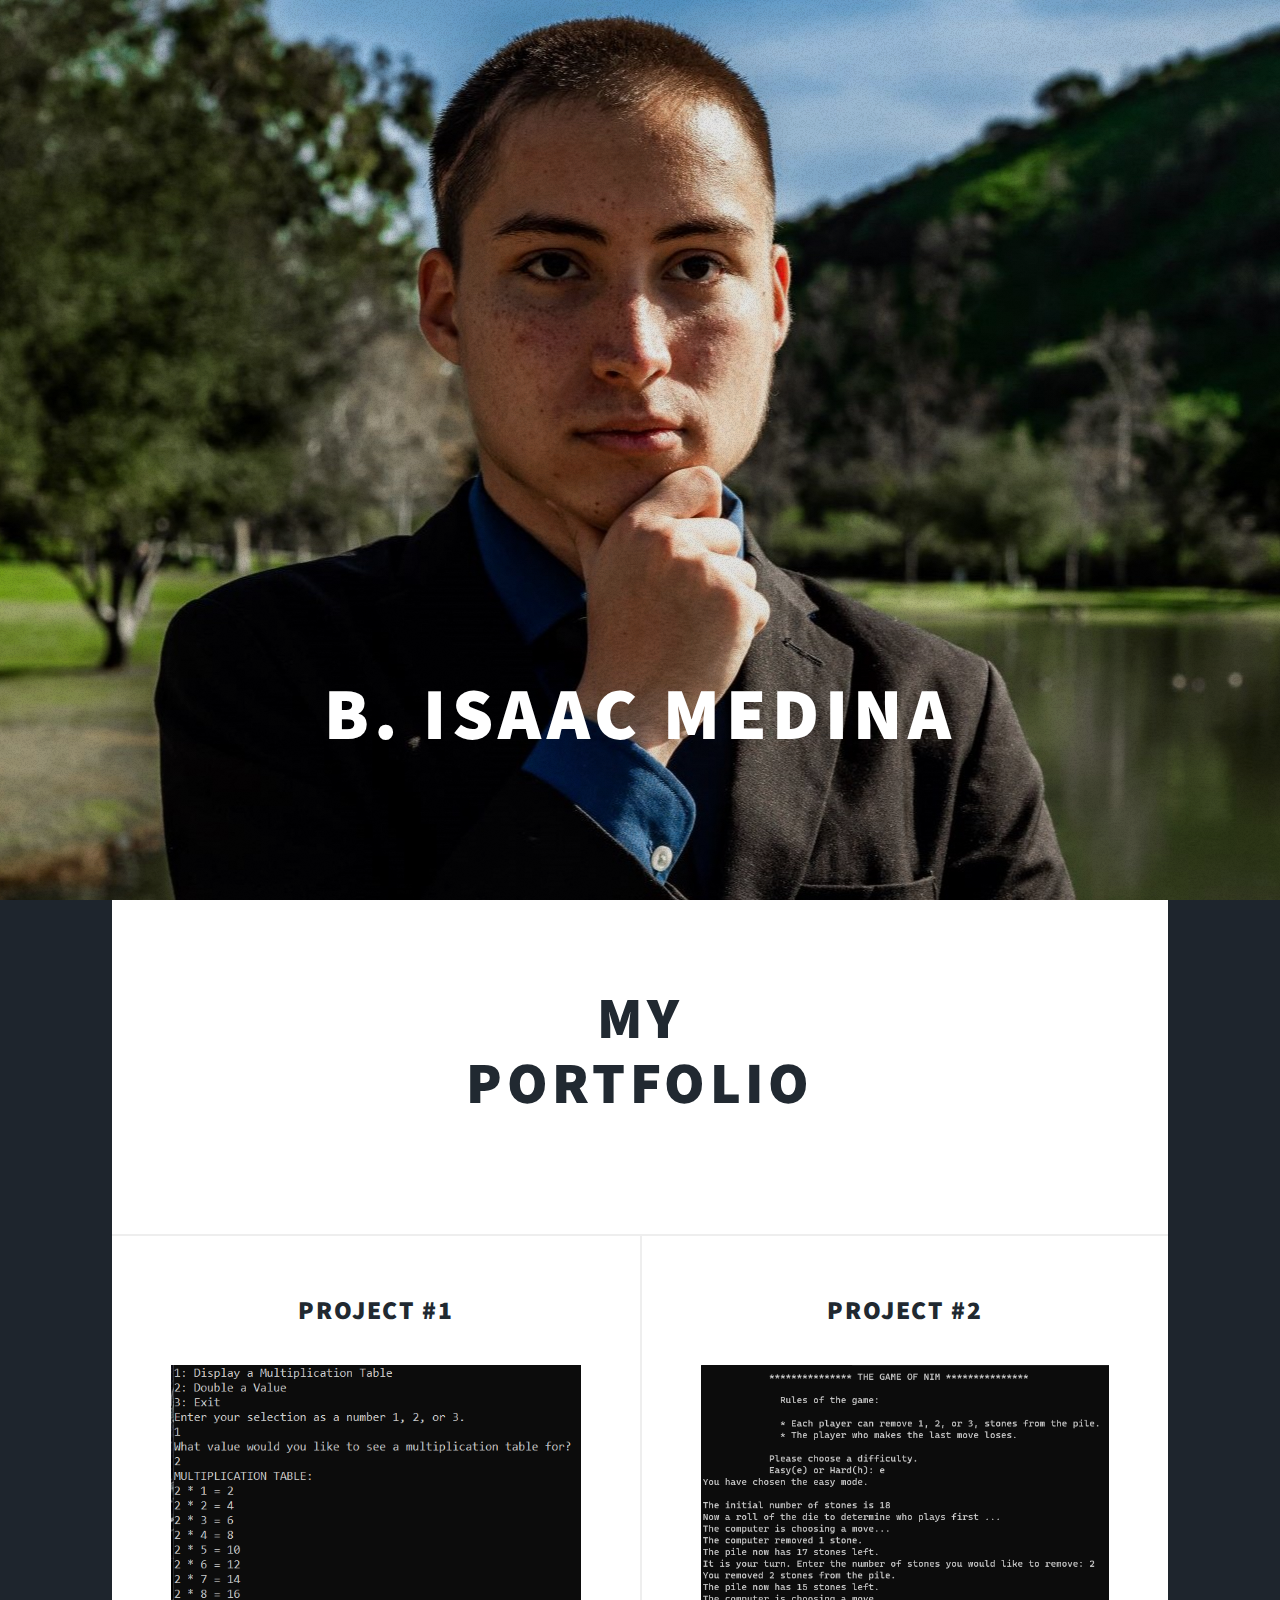
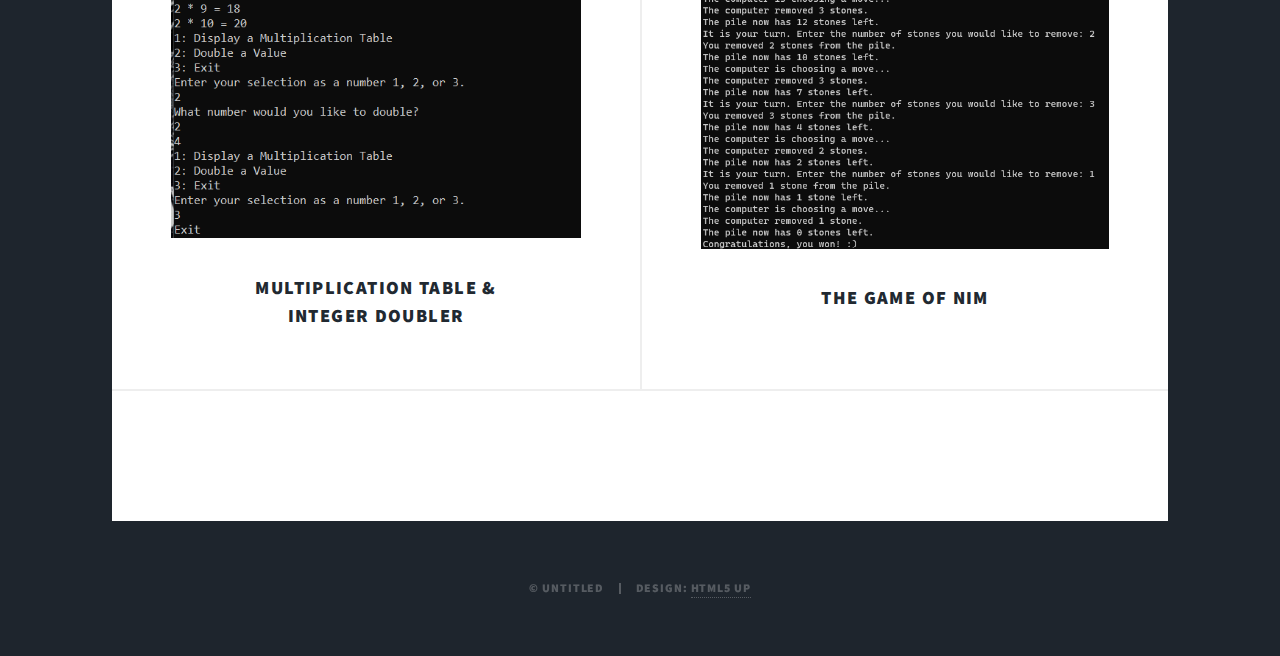
<file: index.html>
<!DOCTYPE HTML>
<!--
	Massively by HTML5 UP
	html5up.net | @ajlkn
	Free for personal and commercial use under the CCA 3.0 license (html5up.net/license)
-->
<html>
	<head>
		<link rel="icon" href="images/tab.png">
		<title>Home Page</title>
		<meta charset="utf-8" />
		<meta name="viewport" content="width=device-width, initial-scale=1, user-scalable=no" />
		<link rel="stylesheet" href="assets/css/main.css" />
		<noscript><link rel="stylesheet" href="assets/css/noscript.css" /></noscript>
	</head>
	
	<body class="is-preload">

		<!-- Wrapper -->
			<div id="wrapper" class="fade-in">

				<!-- Intro -->
					<div id="intro">
						<h1>B. Isaac Medina</h1>
						<ul class="actions">
						</ul>
					</div>

					
				<!-- Main -->
					<div id="main">

						<!-- Featured Post -->
							<article class="post featured">
								<header class="major">
									<h2>My<br />
									Portfolio</h2>
								</header>
							</article>

						<!-- Posts -->
							<section class="posts">
								<article>
									<header>
										<h2>project #1</h2>
									</header>
									<a href="Item1.html" class="image fit"><img src="images/IL1.png" alt="" /></a>
									<h3>Multiplication table & <br/> integer doubler</h3>
								</article>

								<article>
									<header>
										<h2>project #2</h2>
									</header>
									<a href="Item2.html" class="image fit"><img src="images/NimEWon.png" alt="" /></a>
									<h3>The Game of Nim</h3>
								</article>
							</section>

						<!-- Footer -->
							<footer>
								<div class="pagination">
									<!--<a href="#" class="previous">Prev</a>
									<a href="#" class="page active">1</a>
									<a href="#" class="page">2</a>
									<a href="#" class="page">3</a>
									<span class="extra">&hellip;</span>
									<a href="#" class="page">8</a>
									<a href="#" class="page">9</a>
									<a href="#" class="page">10</a>
									<a href="#" class="next">Next</a>-->
								</div>
							</footer>

					</div>

				<!-- Footer -->
					<!--<footer id="footer">
						<section class="split contact">
							<section class="alt">
								<h3>Address</h3>
								<p>1234 Somewhere Road #87257<br />
								Nashville, TN 00000-0000</p>
							</section>
							<section>
								<h3>Phone</h3>
								<p><a href="#">(000) 000-0000</a></p>
							</section>
							<section>
								<h3>Resume</h3>
								<p><a href="" download>Download File</a></p>
							</section>
							<section>
								<h3>Social</h3>
								<ul class="icons alt">
									<li><a href="#" class="icon brands alt fa-twitter"><span class="label">Twitter</span></a></li>
									<li><a href="#" class="icon brands alt fa-facebook-f"><span class="label">Facebook</span></a></li>
									<li><a href="#" class="icon brands alt fa-instagram"><span class="label">Instagram</span></a></li>
									<li><a href="#" class="icon brands alt fa-github"><span class="label">GitHub</span></a></li>
								</ul>
							</section>
						</section>
					</footer>-->

				<!-- Copyright -->
					<div id="copyright">
						<ul><li>&copy; Untitled</li><li>Design: <a href="https://html5up.net">HTML5 UP</a></li></ul>
					</div>

			</div>

		<!-- Scripts -->
			<script src="assets/js/jquery.min.js"></script>
			<script src="assets/js/jquery.scrollex.min.js"></script>
			<script src="assets/js/jquery.scrolly.min.js"></script>
			<script src="assets/js/browser.min.js"></script>
			<script src="assets/js/breakpoints.min.js"></script>
			<script src="assets/js/util.js"></script>
			<script src="assets/js/main.js"></script>

	</body>
</html>
</file>
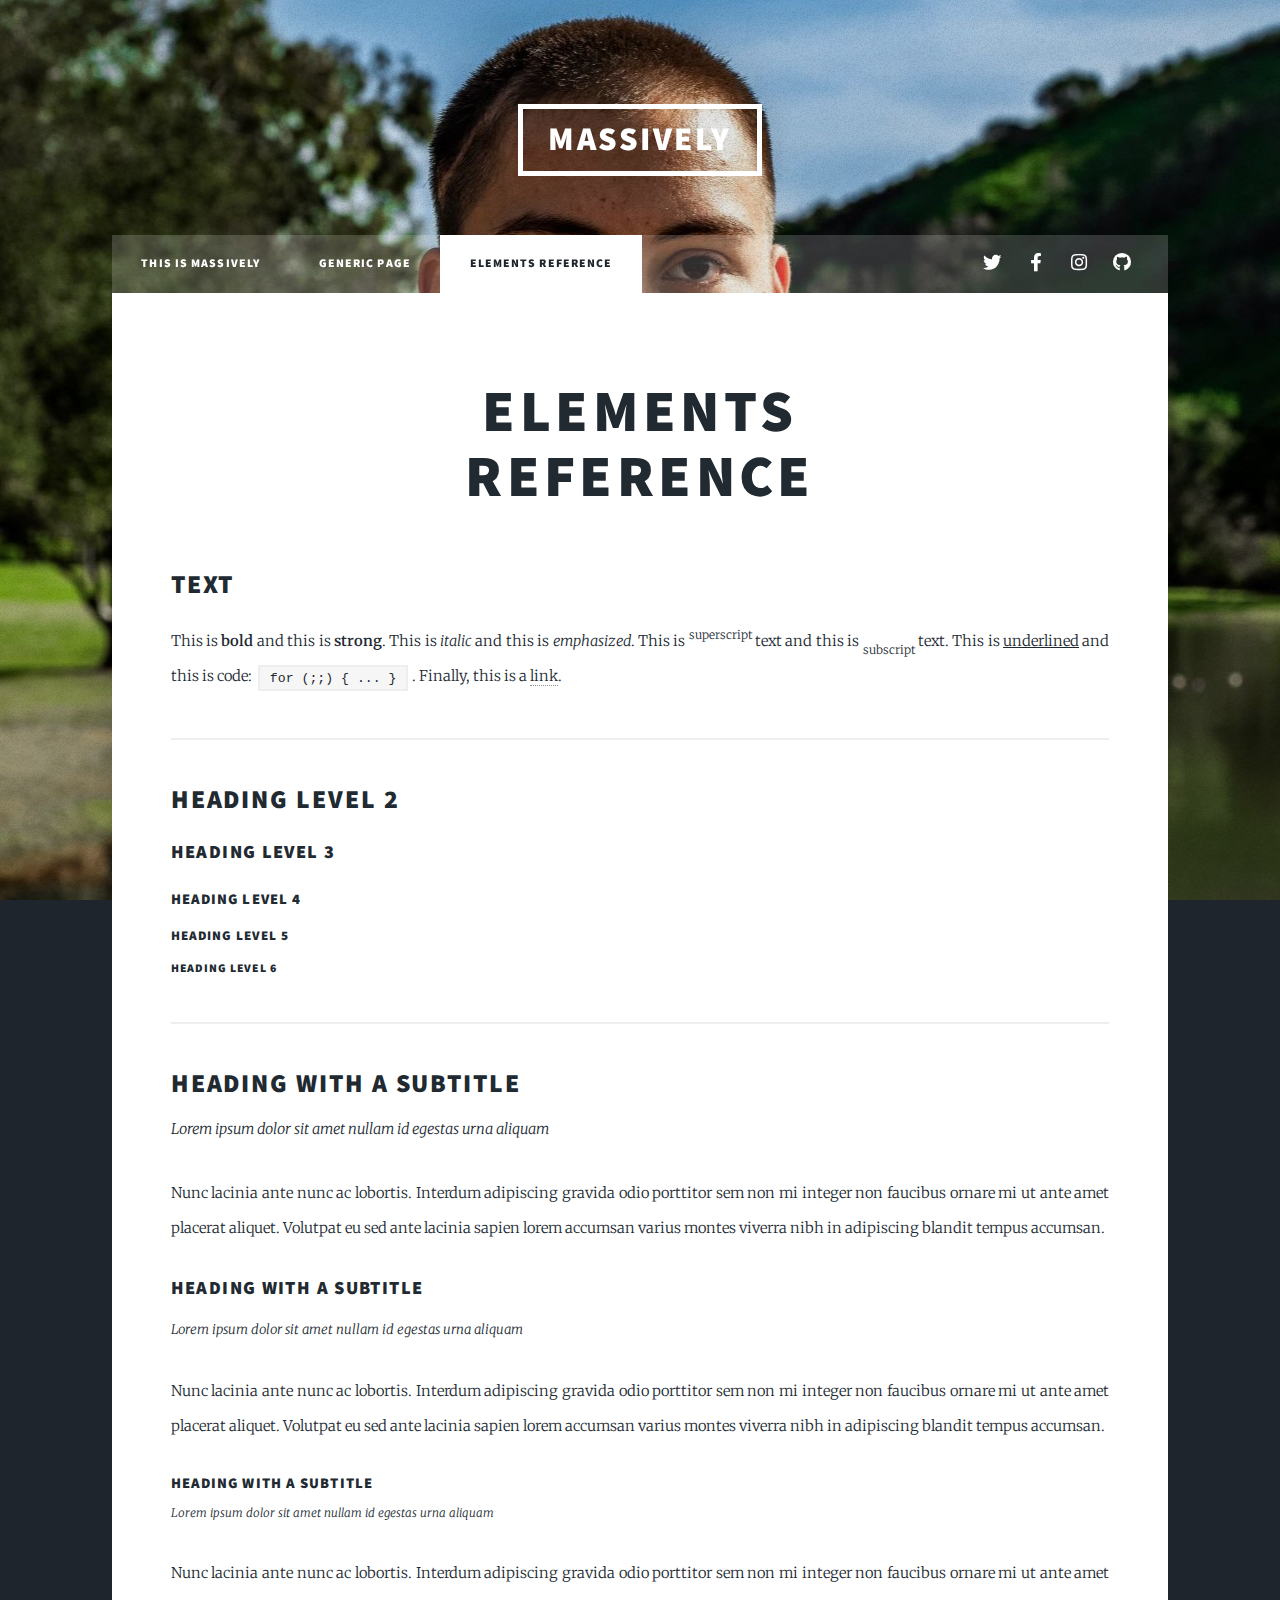
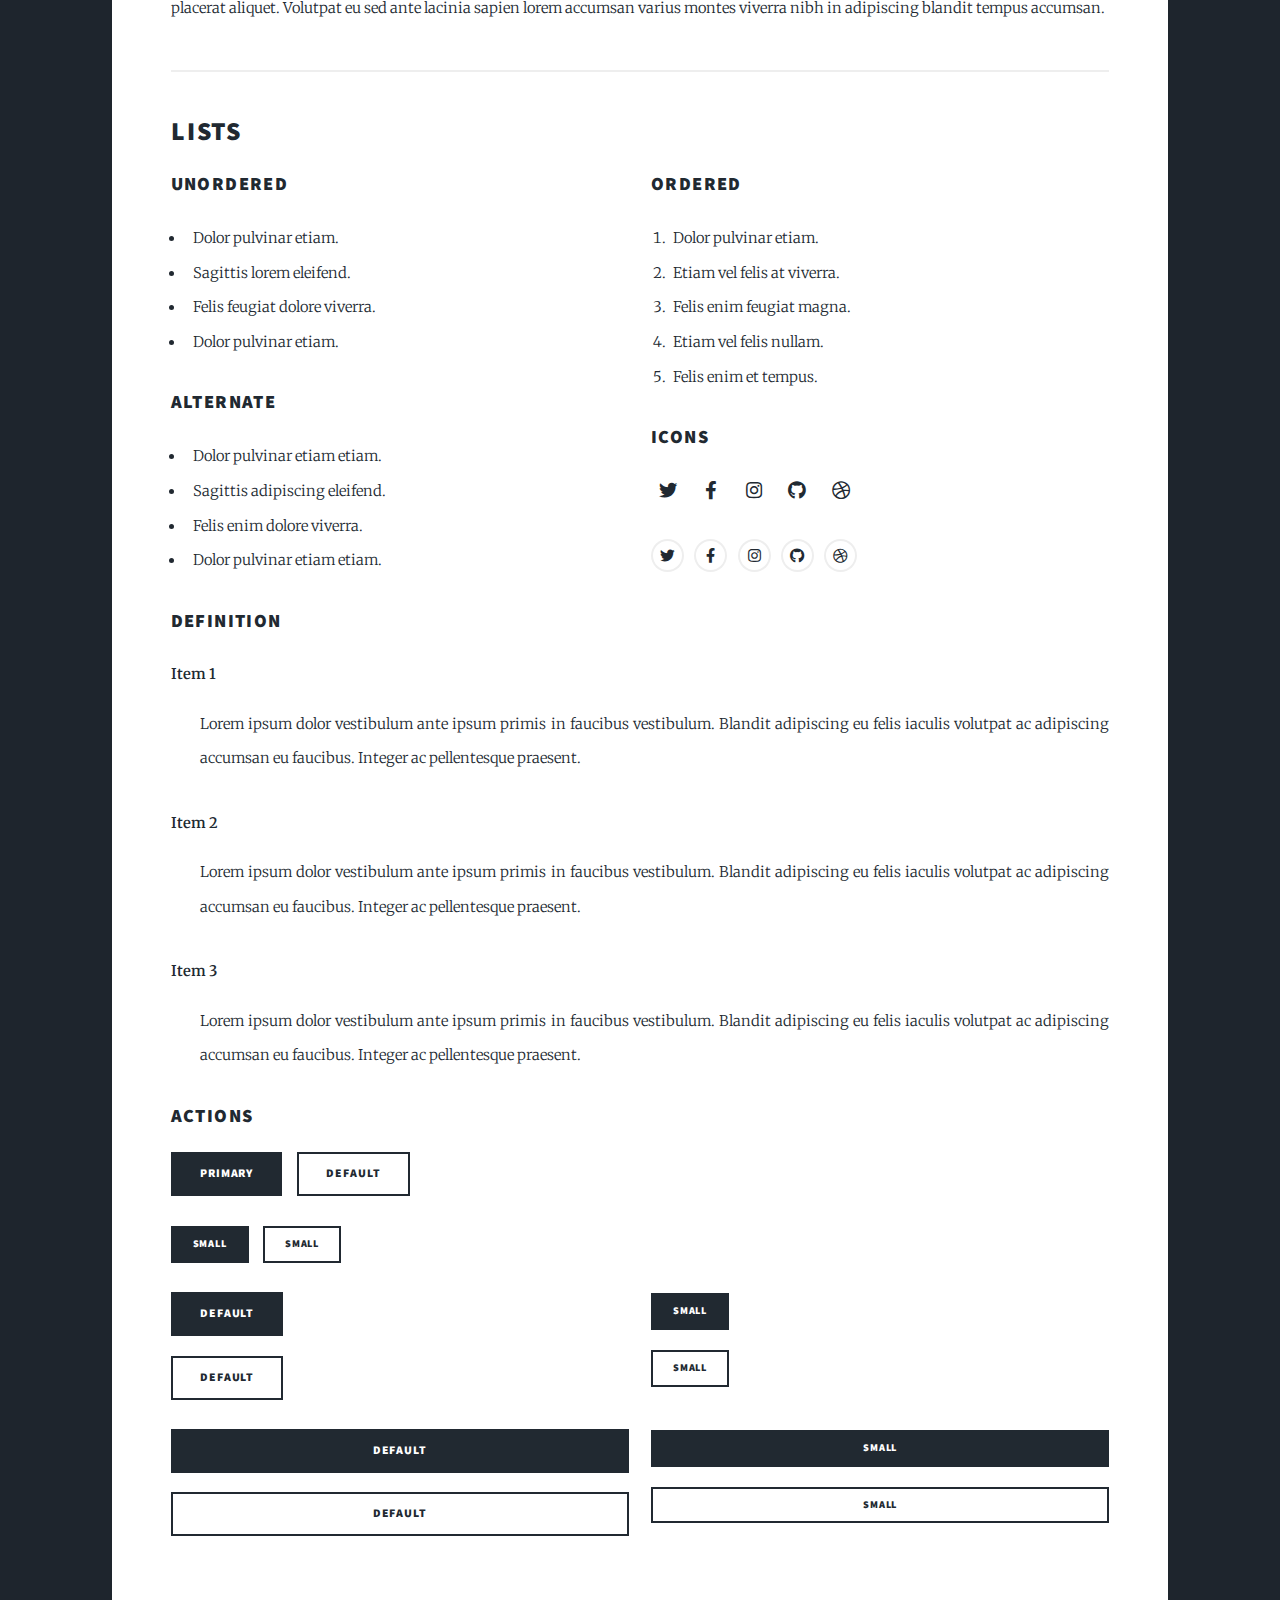
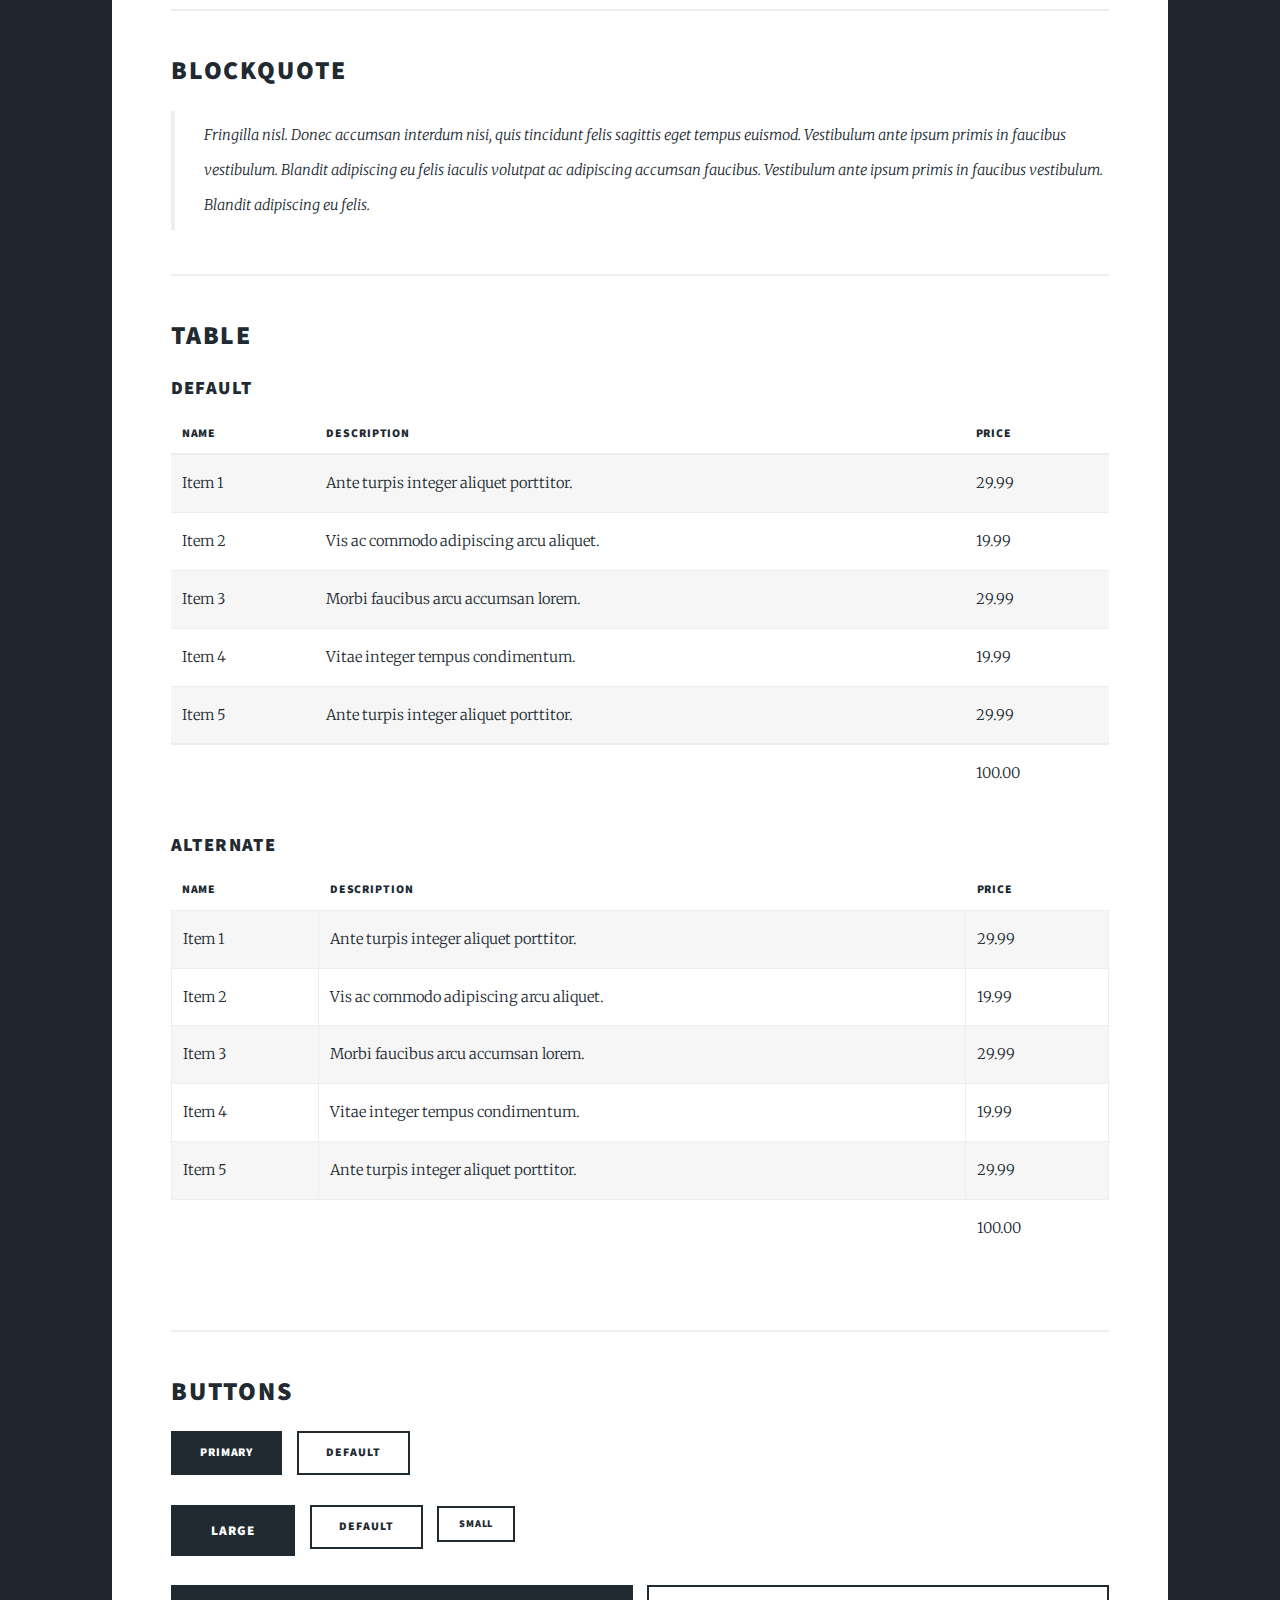
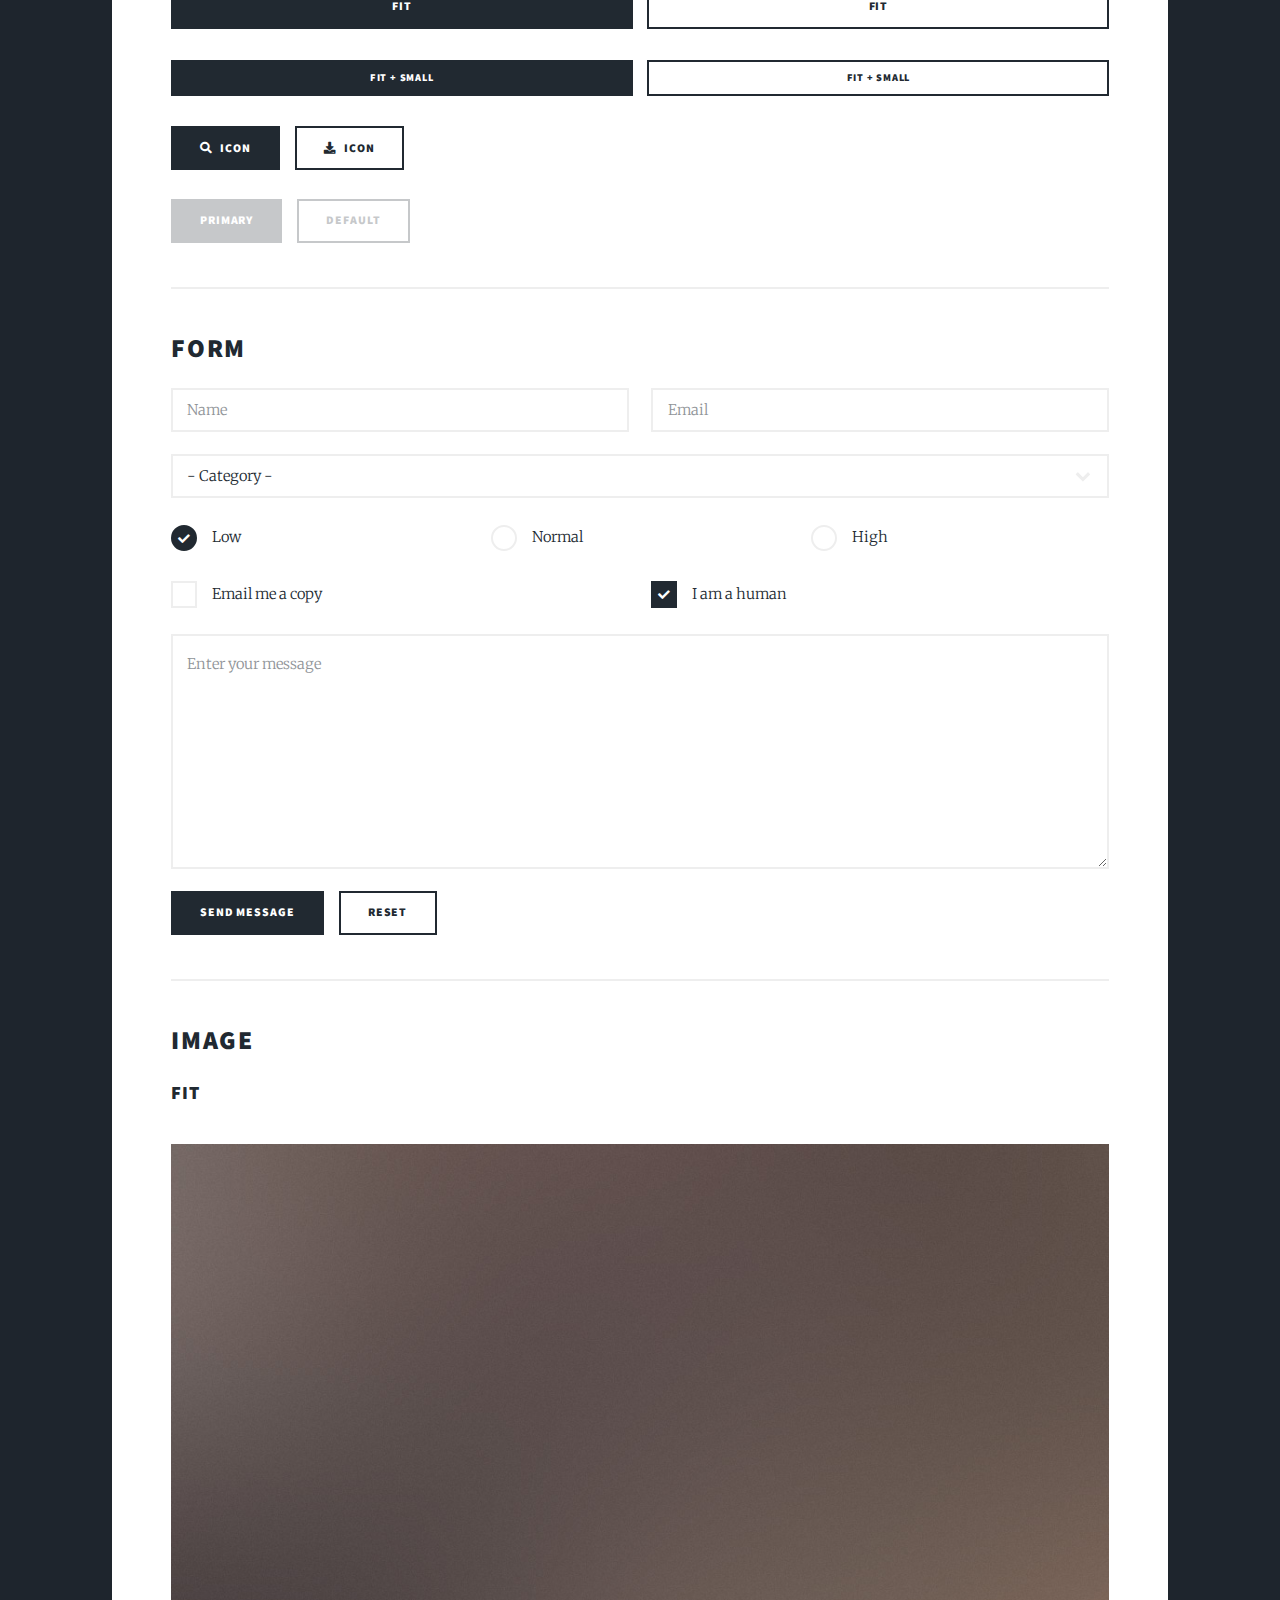
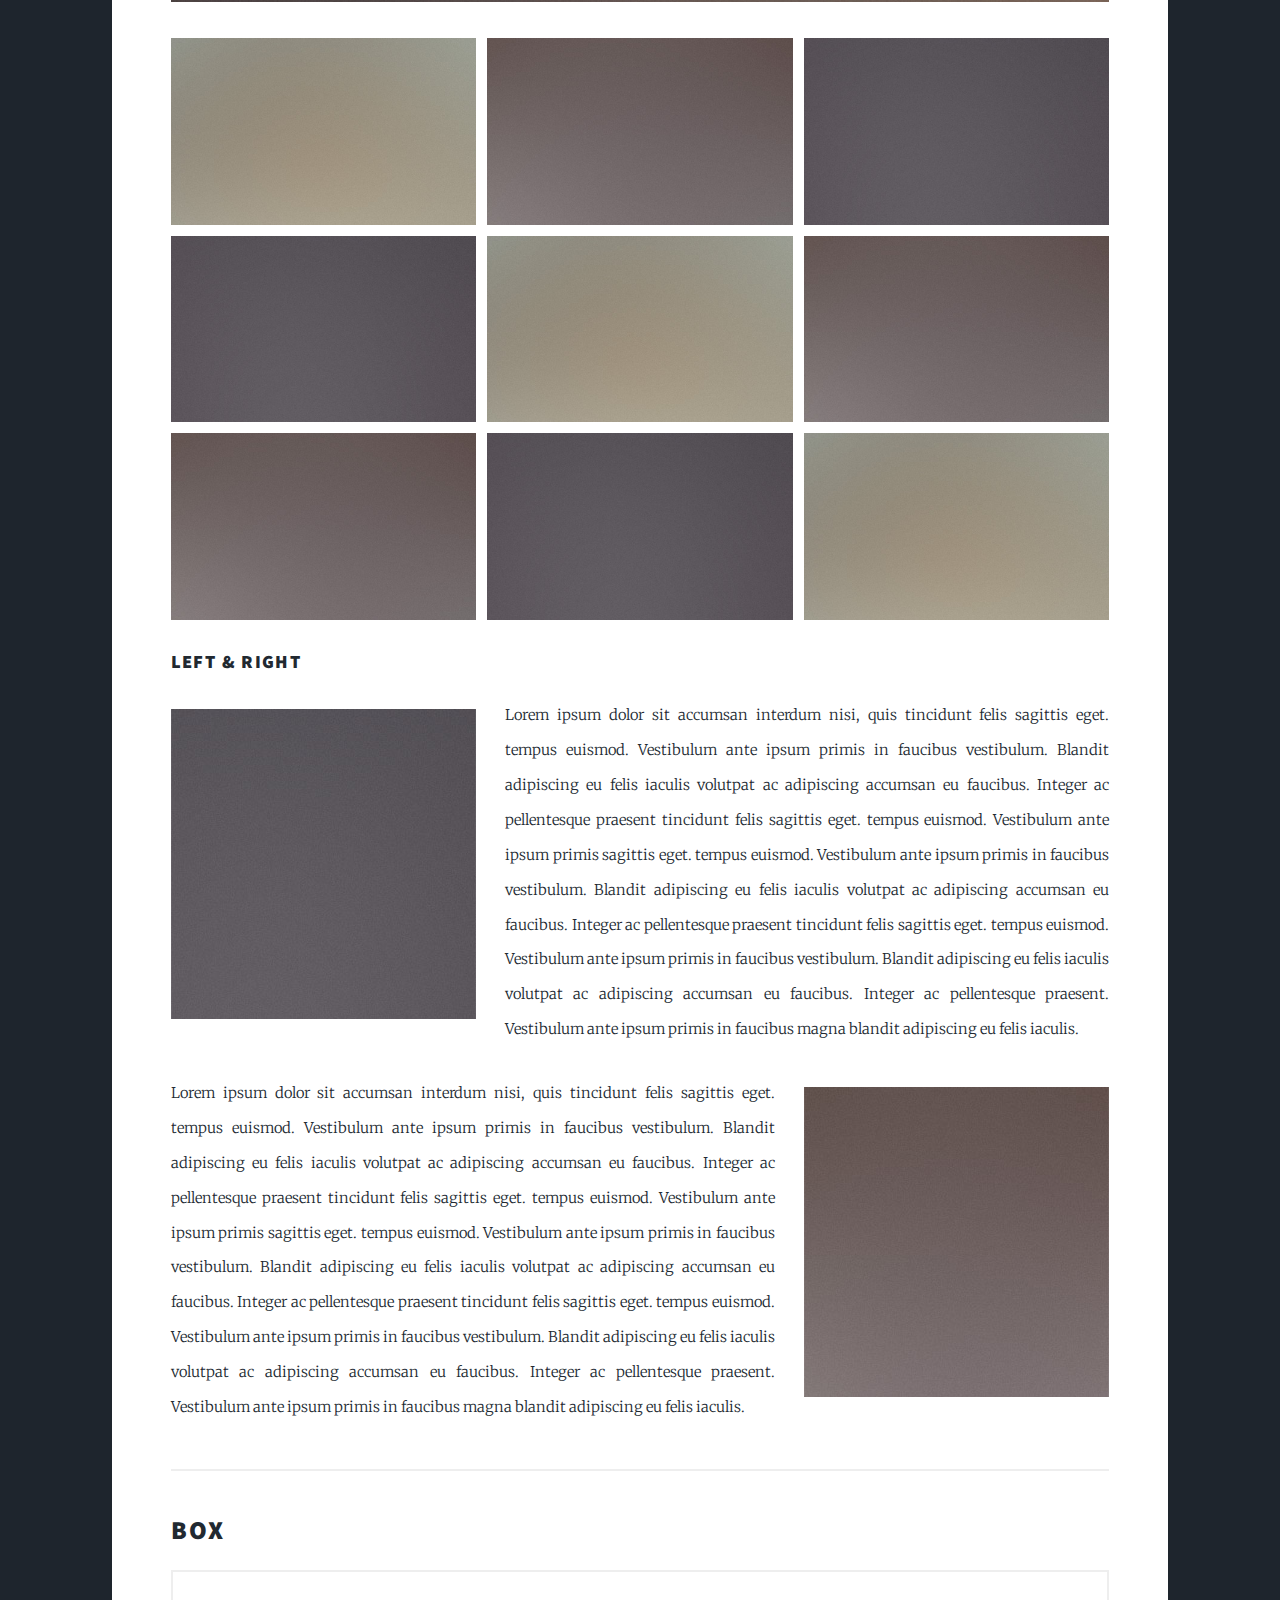
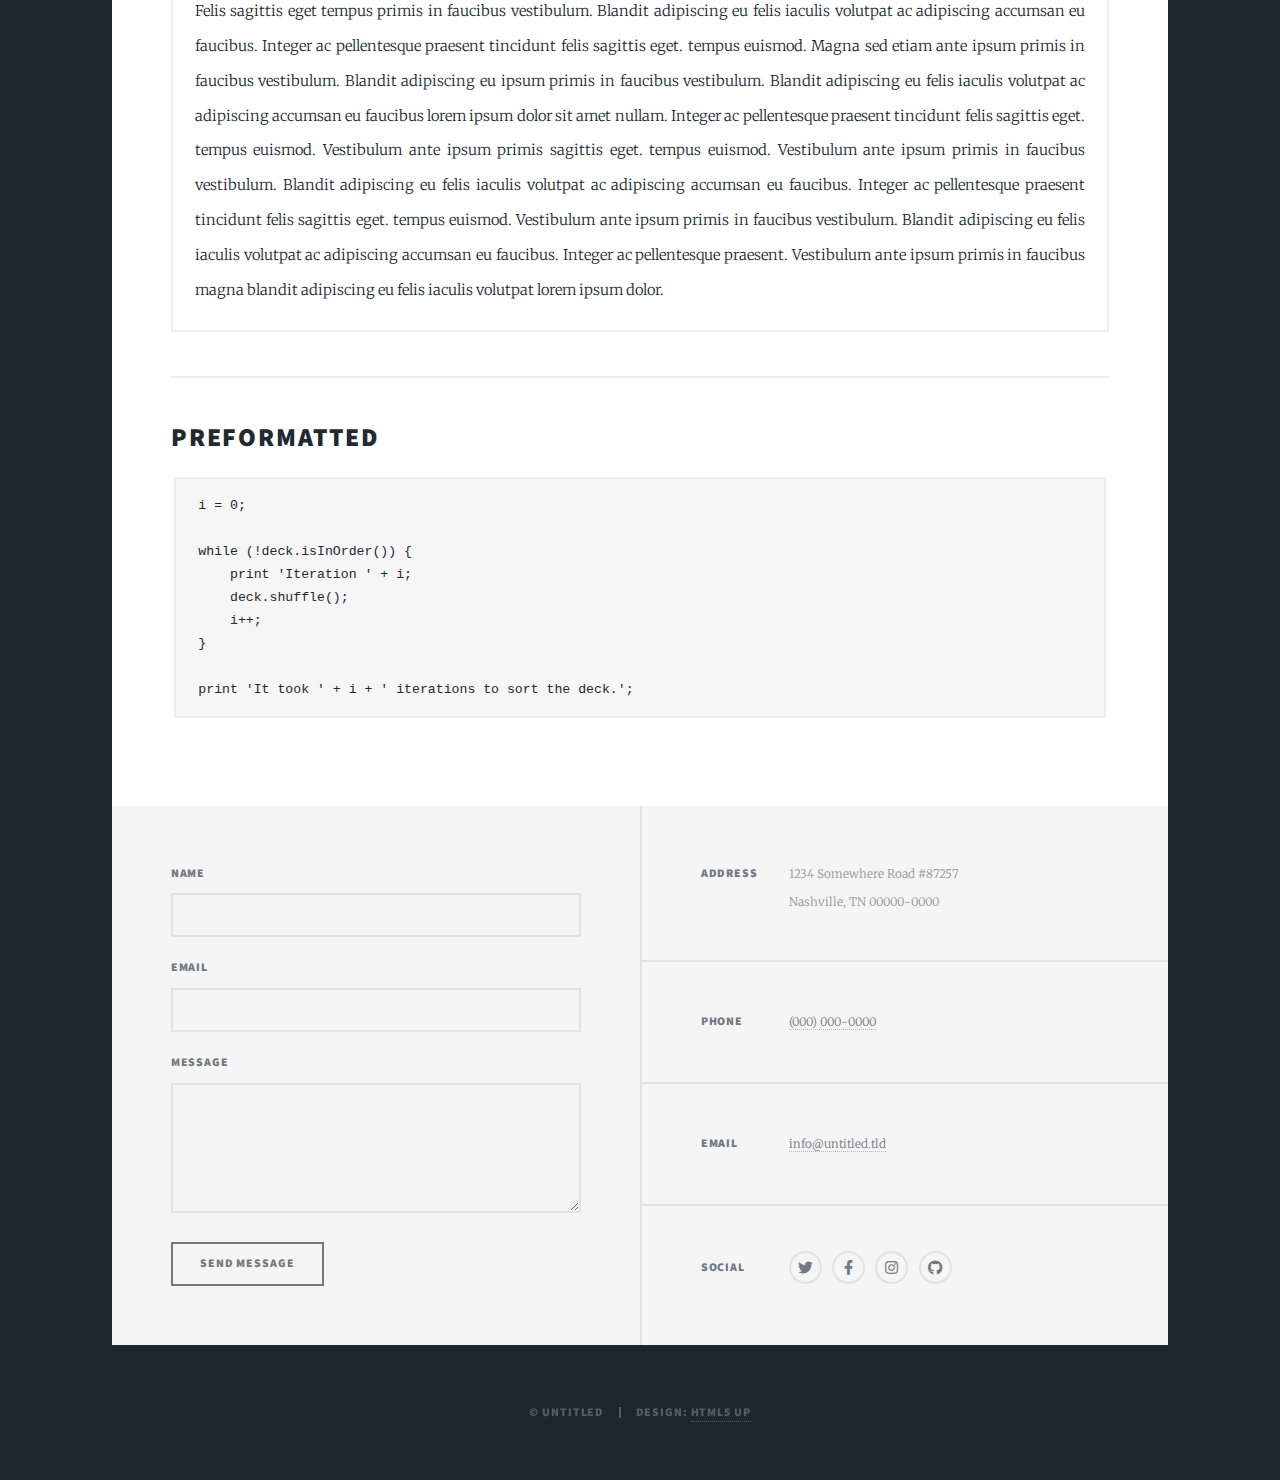
<file: elements.html>
<!DOCTYPE HTML>
<!--
	Massively by HTML5 UP
	html5up.net | @ajlkn
	Free for personal and commercial use under the CCA 3.0 license (html5up.net/license)
-->
<html>
	<head>
		<title>Elements Reference - Massively by HTML5 UP</title>
		<meta charset="utf-8" />
		<meta name="viewport" content="width=device-width, initial-scale=1, user-scalable=no" />
		<link rel="stylesheet" href="assets/css/main.css" />
		<noscript><link rel="stylesheet" href="assets/css/noscript.css" /></noscript>
	</head>
	<body class="is-preload">

		<!-- Wrapper -->
			<div id="wrapper">

				<!-- Header -->
					<header id="header">
						<a href="index.html" class="logo">Massively</a>
					</header>

				<!-- Nav -->
					<nav id="nav">
						<ul class="links">
							<li><a href="index.html">This is Massively</a></li>
							<li><a href="generic.html">Generic Page</a></li>
							<li class="active"><a href="elements.html">Elements Reference</a></li>
						</ul>
						<ul class="icons">
							<li><a href="#" class="icon brands fa-twitter"><span class="label">Twitter</span></a></li>
							<li><a href="#" class="icon brands fa-facebook-f"><span class="label">Facebook</span></a></li>
							<li><a href="#" class="icon brands fa-instagram"><span class="label">Instagram</span></a></li>
							<li><a href="#" class="icon brands fa-github"><span class="label">GitHub</span></a></li>
						</ul>
					</nav>

				<!-- Main -->
					<div id="main">

						<!-- Post -->
							<section class="post">
								<header class="major">
									<h1>Elements<br />
									Reference</h1>
								</header>

								<!-- Text stuff -->
									<h2>Text</h2>
									<p>This is <b>bold</b> and this is <strong>strong</strong>. This is <i>italic</i> and this is <em>emphasized</em>.
									This is <sup>superscript</sup> text and this is <sub>subscript</sub> text.
									This is <u>underlined</u> and this is code: <code>for (;;) { ... }</code>.
									Finally, this is a <a href="#">link</a>.</p>
									<hr />
									<h2>Heading Level 2</h2>
									<h3>Heading Level 3</h3>
									<h4>Heading Level 4</h4>
									<h5>Heading Level 5</h5>
									<h6>Heading Level 6</h6>
									<hr />
									<header>
										<h2>Heading with a Subtitle</h2>
										<p>Lorem ipsum dolor sit amet nullam id egestas urna aliquam</p>
									</header>
									<p>Nunc lacinia ante nunc ac lobortis. Interdum adipiscing gravida odio porttitor sem non mi integer non faucibus ornare mi ut ante amet placerat aliquet. Volutpat eu sed ante lacinia sapien lorem accumsan varius montes viverra nibh in adipiscing blandit tempus accumsan.</p>
									<header>
										<h3>Heading with a Subtitle</h3>
										<p>Lorem ipsum dolor sit amet nullam id egestas urna aliquam</p>
									</header>
									<p>Nunc lacinia ante nunc ac lobortis. Interdum adipiscing gravida odio porttitor sem non mi integer non faucibus ornare mi ut ante amet placerat aliquet. Volutpat eu sed ante lacinia sapien lorem accumsan varius montes viverra nibh in adipiscing blandit tempus accumsan.</p>
									<header>
										<h4>Heading with a Subtitle</h4>
										<p>Lorem ipsum dolor sit amet nullam id egestas urna aliquam</p>
									</header>
									<p>Nunc lacinia ante nunc ac lobortis. Interdum adipiscing gravida odio porttitor sem non mi integer non faucibus ornare mi ut ante amet placerat aliquet. Volutpat eu sed ante lacinia sapien lorem accumsan varius montes viverra nibh in adipiscing blandit tempus accumsan.</p>

									<hr />

								<!-- Lists -->
									<h2>Lists</h2>
									<div class="row">
										<div class="col-6 col-12-small">

											<h3>Unordered</h3>
											<ul>
												<li>Dolor pulvinar etiam.</li>
												<li>Sagittis lorem eleifend.</li>
												<li>Felis feugiat dolore viverra.</li>
												<li>Dolor pulvinar etiam.</li>
											</ul>

											<h3>Alternate</h3>
											<ul class="alt">
												<li>Dolor pulvinar etiam etiam.</li>
												<li>Sagittis adipiscing eleifend.</li>
												<li>Felis enim dolore viverra.</li>
												<li>Dolor pulvinar etiam etiam.</li>
											</ul>

										</div>
										<div class="col-6 col-12-small">

											<h3>Ordered</h3>
											<ol>
												<li>Dolor pulvinar etiam.</li>
												<li>Etiam vel felis at viverra.</li>
												<li>Felis enim feugiat magna.</li>
												<li>Etiam vel felis nullam.</li>
												<li>Felis enim et tempus.</li>
											</ol>

											<h3>Icons</h3>
											<ul class="icons">
												<li><a href="#" class="icon brands fa-twitter"><span class="label">Twitter</span></a></li>
												<li><a href="#" class="icon brands fa-facebook-f"><span class="label">Facebook</span></a></li>
												<li><a href="#" class="icon brands fa-instagram"><span class="label">Instagram</span></a></li>
												<li><a href="#" class="icon brands fa-github"><span class="label">Github</span></a></li>
												<li><a href="#" class="icon brands fa-dribbble"><span class="label">Dribbble</span></a></li>
											</ul>
											<ul class="icons alt">
												<li><a href="#" class="icon brands alt fa-twitter"><span class="label">Twitter</span></a></li>
												<li><a href="#" class="icon brands alt fa-facebook-f"><span class="label">Facebook</span></a></li>
												<li><a href="#" class="icon brands alt fa-instagram"><span class="label">Instagram</span></a></li>
												<li><a href="#" class="icon brands alt fa-github"><span class="label">Github</span></a></li>
												<li><a href="#" class="icon brands alt fa-dribbble"><span class="label">Dribbble</span></a></li>
											</ul>

										</div>
									</div>
									<h3>Definition</h3>
									<dl>
										<dt>Item 1</dt>
										<dd>
											<p>Lorem ipsum dolor vestibulum ante ipsum primis in faucibus vestibulum. Blandit adipiscing eu felis iaculis volutpat ac adipiscing accumsan eu faucibus. Integer ac pellentesque praesent.</p>
										</dd>
										<dt>Item 2</dt>
										<dd>
											<p>Lorem ipsum dolor vestibulum ante ipsum primis in faucibus vestibulum. Blandit adipiscing eu felis iaculis volutpat ac adipiscing accumsan eu faucibus. Integer ac pellentesque praesent.</p>
										</dd>
										<dt>Item 3</dt>
										<dd>
											<p>Lorem ipsum dolor vestibulum ante ipsum primis in faucibus vestibulum. Blandit adipiscing eu felis iaculis volutpat ac adipiscing accumsan eu faucibus. Integer ac pellentesque praesent.</p>
										</dd>
									</dl>

									<h3>Actions</h3>
									<ul class="actions">
										<li><a href="#" class="button primary">Primary</a></li>
										<li><a href="#" class="button">Default</a></li>
									</ul>
									<ul class="actions small">
										<li><a href="#" class="button primary small">Small</a></li>
										<li><a href="#" class="button small">Small</a></li>
									</ul>
									<div class="row">
										<div class="col-6 col-12-small">
											<ul class="actions stacked">
												<li><a href="#" class="button primary">Default</a></li>
												<li><a href="#" class="button">Default</a></li>
											</ul>
										</div>
										<div class="col-6 col-12-small">
											<ul class="actions stacked">
												<li><a href="#" class="button primary small">Small</a></li>
												<li><a href="#" class="button small">Small</a></li>
											</ul>
										</div>
									</div>
									<div class="row">
										<div class="col-6 col-12-small">
											<ul class="actions stacked">
												<li><a href="#" class="button primary fit">Default</a></li>
												<li><a href="#" class="button fit">Default</a></li>
											</ul>
										</div>
										<div class="col-6 col-12-small">
											<ul class="actions stacked">
												<li><a href="#" class="button primary small fit">Small</a></li>
												<li><a href="#" class="button small fit">Small</a></li>
											</ul>
										</div>
									</div>

									<hr />

								<!-- Blockquote -->
									<h2>Blockquote</h2>
									<blockquote>Fringilla nisl. Donec accumsan interdum nisi, quis tincidunt felis sagittis eget tempus euismod. Vestibulum ante ipsum primis in faucibus vestibulum. Blandit adipiscing eu felis iaculis volutpat ac adipiscing accumsan faucibus. Vestibulum ante ipsum primis in faucibus vestibulum. Blandit adipiscing eu felis.</blockquote>

									<hr />

								<!-- Table -->
									<h2>Table</h2>

									<h3>Default</h3>
									<div class="table-wrapper">
										<table>
											<thead>
												<tr>
													<th>Name</th>
													<th>Description</th>
													<th>Price</th>
												</tr>
											</thead>
											<tbody>
												<tr>
													<td>Item 1</td>
													<td>Ante turpis integer aliquet porttitor.</td>
													<td>29.99</td>
												</tr>
												<tr>
													<td>Item 2</td>
													<td>Vis ac commodo adipiscing arcu aliquet.</td>
													<td>19.99</td>
												</tr>
												<tr>
													<td>Item 3</td>
													<td> Morbi faucibus arcu accumsan lorem.</td>
													<td>29.99</td>
												</tr>
												<tr>
													<td>Item 4</td>
													<td>Vitae integer tempus condimentum.</td>
													<td>19.99</td>
												</tr>
												<tr>
													<td>Item 5</td>
													<td>Ante turpis integer aliquet porttitor.</td>
													<td>29.99</td>
												</tr>
											</tbody>
											<tfoot>
												<tr>
													<td colspan="2"></td>
													<td>100.00</td>
												</tr>
											</tfoot>
										</table>
									</div>

									<h3>Alternate</h3>
									<div class="table-wrapper">
										<table class="alt">
											<thead>
												<tr>
													<th>Name</th>
													<th>Description</th>
													<th>Price</th>
												</tr>
											</thead>
											<tbody>
												<tr>
													<td>Item 1</td>
													<td>Ante turpis integer aliquet porttitor.</td>
													<td>29.99</td>
												</tr>
												<tr>
													<td>Item 2</td>
													<td>Vis ac commodo adipiscing arcu aliquet.</td>
													<td>19.99</td>
												</tr>
												<tr>
													<td>Item 3</td>
													<td> Morbi faucibus arcu accumsan lorem.</td>
													<td>29.99</td>
												</tr>
												<tr>
													<td>Item 4</td>
													<td>Vitae integer tempus condimentum.</td>
													<td>19.99</td>
												</tr>
												<tr>
													<td>Item 5</td>
													<td>Ante turpis integer aliquet porttitor.</td>
													<td>29.99</td>
												</tr>
											</tbody>
											<tfoot>
												<tr>
													<td colspan="2"></td>
													<td>100.00</td>
												</tr>
											</tfoot>
										</table>
									</div>

									<hr />

								<!-- Buttons -->
									<h2>Buttons</h2>
									<ul class="actions">
										<li><a href="#" class="button primary">Primary</a></li>
										<li><a href="#" class="button">Default</a></li>
									</ul>
									<ul class="actions">
										<li><a href="#" class="button primary large">Large</a></li>
										<li><a href="#" class="button">Default</a></li>
										<li><a href="#" class="button small">Small</a></li>
									</ul>
									<ul class="actions fit">
										<li><a href="#" class="button primary fit">Fit</a></li>
										<li><a href="#" class="button fit">Fit</a></li>
									</ul>
									<ul class="actions fit small">
										<li><a href="#" class="button primary fit small">Fit + Small</a></li>
										<li><a href="#" class="button fit small">Fit + Small</a></li>
									</ul>
									<ul class="actions">
										<li><a href="#" class="button primary icon solid fa-search">Icon</a></li>
										<li><a href="#" class="button icon solid fa-download">Icon</a></li>
									</ul>
									<ul class="actions">
										<li><span class="button primary disabled">Primary</span></li>
										<li><span class="button disabled">Default</span></li>
									</ul>

									<hr />

								<!-- Form -->
									<h2>Form</h2>

									<form method="post" action="#">
										<div class="row gtr-uniform">
											<div class="col-6 col-12-xsmall">
												<input type="text" name="demo-name" id="demo-name" value="" placeholder="Name" />
											</div>
											<div class="col-6 col-12-xsmall">
												<input type="email" name="demo-email" id="demo-email" value="" placeholder="Email" />
											</div>
											<!-- Break -->
											<div class="col-12">
												<select name="demo-category" id="demo-category">
													<option value="">- Category -</option>
													<option value="1">Manufacturing</option>
													<option value="1">Shipping</option>
													<option value="1">Administration</option>
													<option value="1">Human Resources</option>
												</select>
											</div>
											<!-- Break -->
											<div class="col-4 col-12-small">
												<input type="radio" id="demo-priority-low" name="demo-priority" checked>
												<label for="demo-priority-low">Low</label>
											</div>
											<div class="col-4 col-12-small">
												<input type="radio" id="demo-priority-normal" name="demo-priority">
												<label for="demo-priority-normal">Normal</label>
											</div>
											<div class="col-4 col-12-small">
												<input type="radio" id="demo-priority-high" name="demo-priority">
												<label for="demo-priority-high">High</label>
											</div>
											<!-- Break -->
											<div class="col-6 col-12-small">
												<input type="checkbox" id="demo-copy" name="demo-copy">
												<label for="demo-copy">Email me a copy</label>
											</div>
											<div class="col-6 col-12-small">
												<input type="checkbox" id="demo-human" name="demo-human" checked>
												<label for="demo-human">I am a human</label>
											</div>
											<!-- Break -->
											<div class="col-12">
												<textarea name="demo-message" id="demo-message" placeholder="Enter your message" rows="6"></textarea>
											</div>
											<!-- Break -->
											<div class="col-12">
												<ul class="actions">
													<li><input type="submit" value="Send Message" class="primary" /></li>
													<li><input type="reset" value="Reset" /></li>
												</ul>
											</div>
										</div>
									</form>

									<hr />

								<!-- Image -->
									<h2>Image</h2>

									<h3>Fit</h3>
									<span class="image fit"><img src="images/pic01.jpg" alt="" /></span>
									<div class="box alt">
										<div class="row gtr-50 gtr-uniform">
											<div class="col-4"><span class="image fit"><img src="images/pic02.jpg" alt="" /></span></div>
											<div class="col-4"><span class="image fit"><img src="images/pic03.jpg" alt="" /></span></div>
											<div class="col-4"><span class="image fit"><img src="images/pic04.jpg" alt="" /></span></div>
											<!-- Break -->
											<div class="col-4"><span class="image fit"><img src="images/pic04.jpg" alt="" /></span></div>
											<div class="col-4"><span class="image fit"><img src="images/pic02.jpg" alt="" /></span></div>
											<div class="col-4"><span class="image fit"><img src="images/pic03.jpg" alt="" /></span></div>
											<!-- Break -->
											<div class="col-4"><span class="image fit"><img src="images/pic03.jpg" alt="" /></span></div>
											<div class="col-4"><span class="image fit"><img src="images/pic04.jpg" alt="" /></span></div>
											<div class="col-4"><span class="image fit"><img src="images/pic02.jpg" alt="" /></span></div>
										</div>
									</div>

									<h3>Left &amp; Right</h3>
									<p><span class="image left"><img src="images/pic08.jpg" alt="" /></span>Lorem ipsum dolor sit accumsan interdum nisi, quis tincidunt felis sagittis eget. tempus euismod. Vestibulum ante ipsum primis in faucibus vestibulum. Blandit adipiscing eu felis iaculis volutpat ac adipiscing accumsan eu faucibus. Integer ac pellentesque praesent tincidunt felis sagittis eget. tempus euismod. Vestibulum ante ipsum primis sagittis eget. tempus euismod. Vestibulum ante ipsum primis in faucibus vestibulum. Blandit adipiscing eu felis iaculis volutpat ac adipiscing accumsan eu faucibus. Integer ac pellentesque praesent tincidunt felis sagittis eget. tempus euismod. Vestibulum ante ipsum primis in faucibus vestibulum. Blandit adipiscing eu felis iaculis volutpat ac adipiscing accumsan eu faucibus. Integer ac pellentesque praesent. Vestibulum ante ipsum primis in faucibus magna blandit adipiscing eu felis iaculis.</p>
									<p><span class="image right"><img src="images/pic09.jpg" alt="" /></span>Lorem ipsum dolor sit accumsan interdum nisi, quis tincidunt felis sagittis eget. tempus euismod. Vestibulum ante ipsum primis in faucibus vestibulum. Blandit adipiscing eu felis iaculis volutpat ac adipiscing accumsan eu faucibus. Integer ac pellentesque praesent tincidunt felis sagittis eget. tempus euismod. Vestibulum ante ipsum primis sagittis eget. tempus euismod. Vestibulum ante ipsum primis in faucibus vestibulum. Blandit adipiscing eu felis iaculis volutpat ac adipiscing accumsan eu faucibus. Integer ac pellentesque praesent tincidunt felis sagittis eget. tempus euismod. Vestibulum ante ipsum primis in faucibus vestibulum. Blandit adipiscing eu felis iaculis volutpat ac adipiscing accumsan eu faucibus. Integer ac pellentesque praesent. Vestibulum ante ipsum primis in faucibus magna blandit adipiscing eu felis iaculis.</p>

									<hr />

								<!-- Box -->
									<h2>Box</h2>
									<div class="box">
										<p>Felis sagittis eget tempus primis in faucibus vestibulum. Blandit adipiscing eu felis iaculis volutpat ac adipiscing accumsan eu faucibus. Integer ac pellentesque praesent tincidunt felis sagittis eget. tempus euismod. Magna sed etiam ante ipsum primis in faucibus vestibulum. Blandit adipiscing eu ipsum primis in faucibus vestibulum. Blandit adipiscing eu felis iaculis volutpat ac adipiscing accumsan eu faucibus lorem ipsum dolor sit amet nullam. Integer ac pellentesque praesent tincidunt felis sagittis eget. tempus euismod. Vestibulum ante ipsum primis sagittis eget. tempus euismod. Vestibulum ante ipsum primis in faucibus vestibulum. Blandit adipiscing eu felis iaculis volutpat ac adipiscing accumsan eu faucibus. Integer ac pellentesque praesent tincidunt felis sagittis eget. tempus euismod. Vestibulum ante ipsum primis in faucibus vestibulum. Blandit adipiscing eu felis iaculis volutpat ac adipiscing accumsan eu faucibus. Integer ac pellentesque praesent. Vestibulum ante ipsum primis in faucibus magna blandit adipiscing eu felis iaculis volutpat lorem ipsum dolor.</p>
									</div>

									<hr />

								<!-- Preformatted Code -->
									<h2>Preformatted</h2>
									<pre><code>i = 0;

while (!deck.isInOrder()) {
    print 'Iteration ' + i;
    deck.shuffle();
    i++;
}

print 'It took ' + i + ' iterations to sort the deck.';
</code></pre>

							</section>

					</div>

				<!-- Footer -->
					<footer id="footer">
						<section>
							<form method="post" action="#">
								<div class="fields">
									<div class="field">
										<label for="name">Name</label>
										<input type="text" name="name" id="name" />
									</div>
									<div class="field">
										<label for="email">Email</label>
										<input type="text" name="email" id="email" />
									</div>
									<div class="field">
										<label for="message">Message</label>
										<textarea name="message" id="message" rows="3"></textarea>
									</div>
								</div>
								<ul class="actions">
									<li><input type="submit" value="Send Message" /></li>
								</ul>
							</form>
						</section>
						<section class="split contact">
							<section class="alt">
								<h3>Address</h3>
								<p>1234 Somewhere Road #87257<br />
								Nashville, TN 00000-0000</p>
							</section>
							<section>
								<h3>Phone</h3>
								<p><a href="#">(000) 000-0000</a></p>
							</section>
							<section>
								<h3>Email</h3>
								<p><a href="#">info@untitled.tld</a></p>
							</section>
							<section>
								<h3>Social</h3>
								<ul class="icons alt">
									<li><a href="#" class="icon brands alt fa-twitter"><span class="label">Twitter</span></a></li>
									<li><a href="#" class="icon brands alt fa-facebook-f"><span class="label">Facebook</span></a></li>
									<li><a href="#" class="icon brands alt fa-instagram"><span class="label">Instagram</span></a></li>
									<li><a href="#" class="icon brands alt fa-github"><span class="label">GitHub</span></a></li>
								</ul>
							</section>
						</section>
					</footer>

				<!-- Copyright -->
					<div id="copyright">
						<ul><li>&copy; Untitled</li><li>Design: <a href="https://html5up.net">HTML5 UP</a></li></ul>
					</div>

			</div>

		<!-- Scripts -->
			<script src="assets/js/jquery.min.js"></script>
			<script src="assets/js/jquery.scrollex.min.js"></script>
			<script src="assets/js/jquery.scrolly.min.js"></script>
			<script src="assets/js/browser.min.js"></script>
			<script src="assets/js/breakpoints.min.js"></script>
			<script src="assets/js/util.js"></script>
			<script src="assets/js/main.js"></script>

	</body>
</html>
</file>
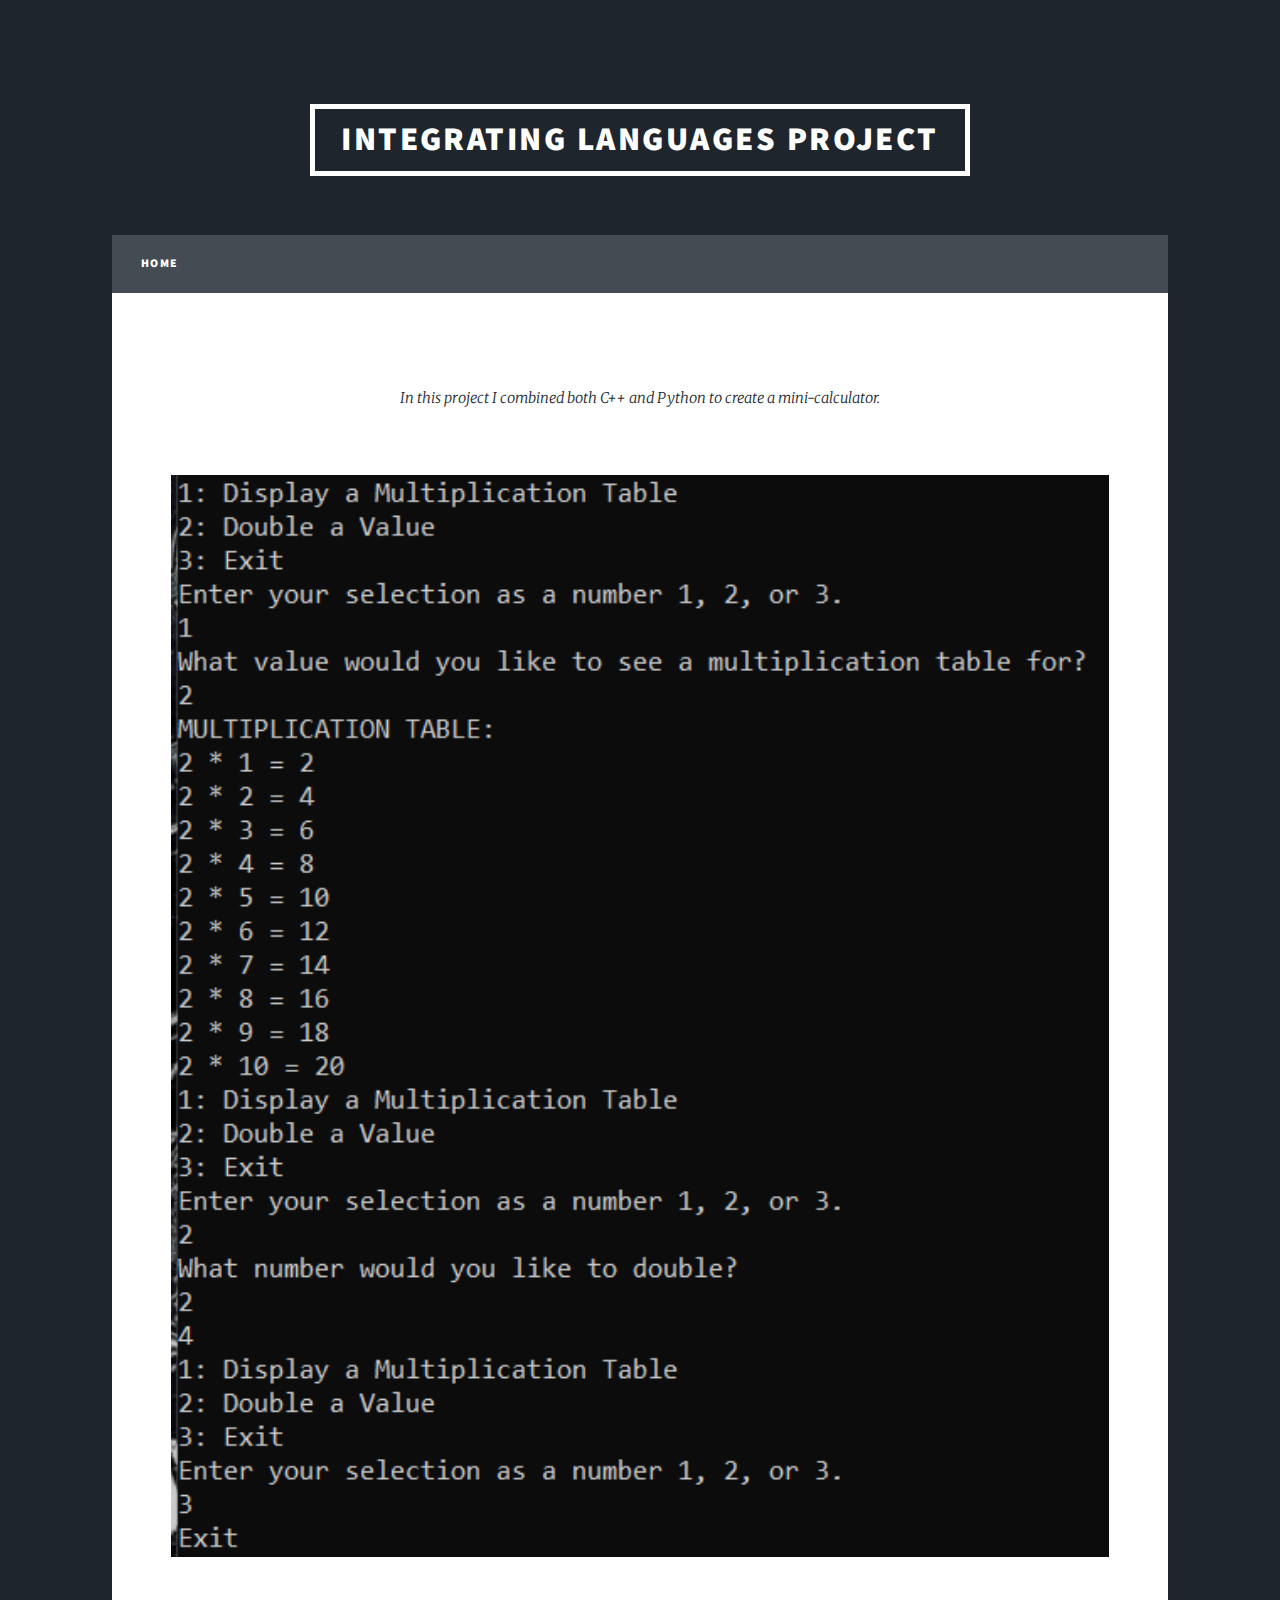
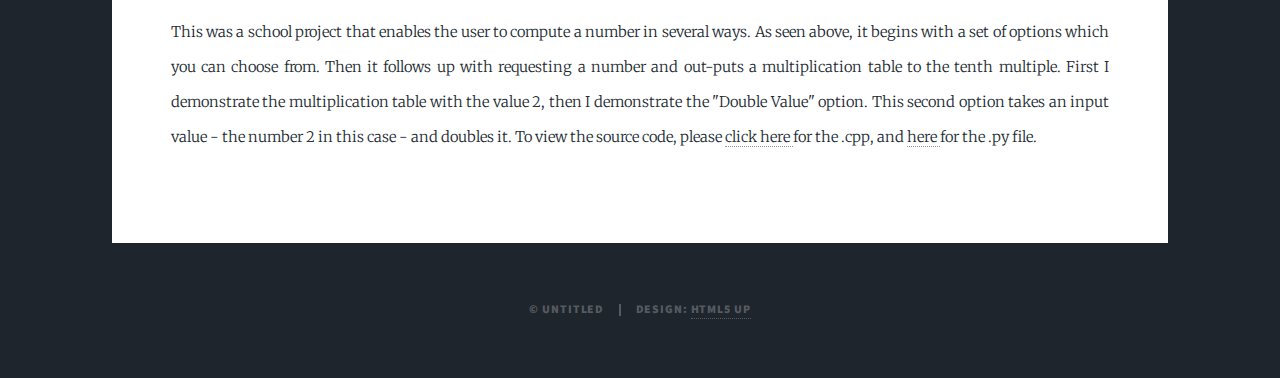
<file: Item1.html>
<!DOCTYPE HTML>
<!--
	Massively by HTML5 UP
	html5up.net | @ajlkn
	Free for personal and commercial use under the CCA 3.0 license (html5up.net/license)
-->
<html>
	<head>
		<link rel="icon" href="images/tab.png">
		<title>Integrating Languages</title>
		<meta charset="utf-8" />
		<meta name="viewport" content="width=device-width, initial-scale=1, user-scalable=no" />
		<link rel="stylesheet" href="assets/css/main.css" />
		<noscript><link rel="stylesheet" href="assets/css/noscript.css" /></noscript>
	</head>
	<body class="is-preload">

		<!-- Wrapper -->
			<div id="wrapper">
				
				<!-- Header -->
					<header id="header">
						<a class="logo">Integrating Languages Project</a>
					</header>

					<nav id="nav">
						<ul class="links">
							<li><a href="index.html">Home</a></li>
						</ul>
					</nav>

				<!-- Main -->
					<div id="main">

						<!-- Post -->
							<section class="post">
								<header class="major">
									<p>In this project I combined both C++ and Python to create a mini-calculator.</p>
								</header>
								<div class="image main"><img src="images/IL1.png" alt="" /></div>
								<p>This was a school project that enables the user to compute a number in several ways. As seen above, it begins with a set of options
									which you can choose from. Then it follows up with requesting a number and out-puts a multiplication table to the tenth multiple. 
									First I demonstrate the multiplication table with the value 2, then I demonstrate the "Double Value" option. This second option
									takes an input value - the number 2 in this case - and doubles it. To view the source code, please <a href="https://github.com/THEGOODMASTER/Portfolio/blob/main/Integrating%20Languages/Integrating%20Languages/Integrating%20Languages.cpp" class="page active">click here </a>for the .cpp, and <a href="https://github.com/THEGOODMASTER/Portfolio/blob/main/Integrating%20Languages/Integrating%20Languages/Integrating%20Languages.cpp" class="page active">here </a> for the .py file.</p>
							</section>

					</div>
				<!-- Copyright -->
					<div id="copyright">
						<ul><li>&copy; Untitled</li><li>Design: <a href="https://html5up.net">HTML5 UP</a></li></ul>
					</div>

				</div>

	</body>
</html>
</file>
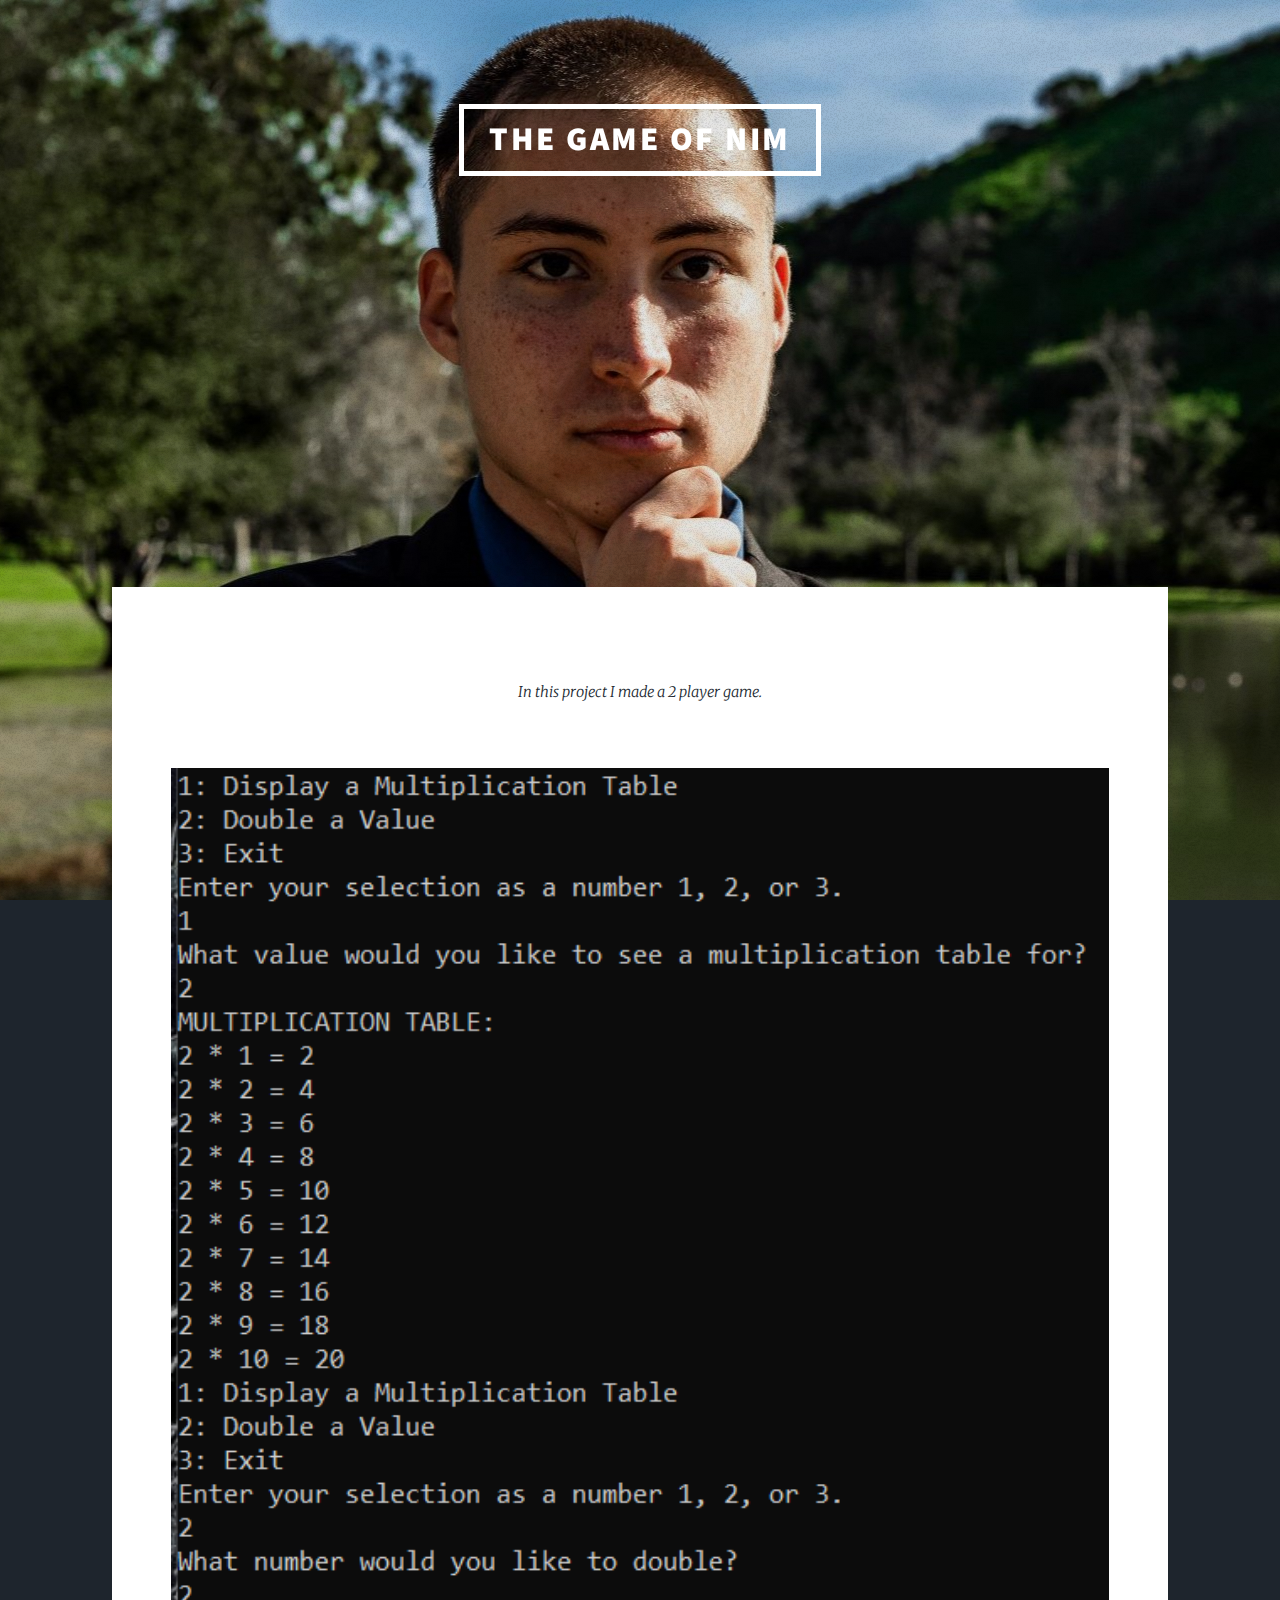
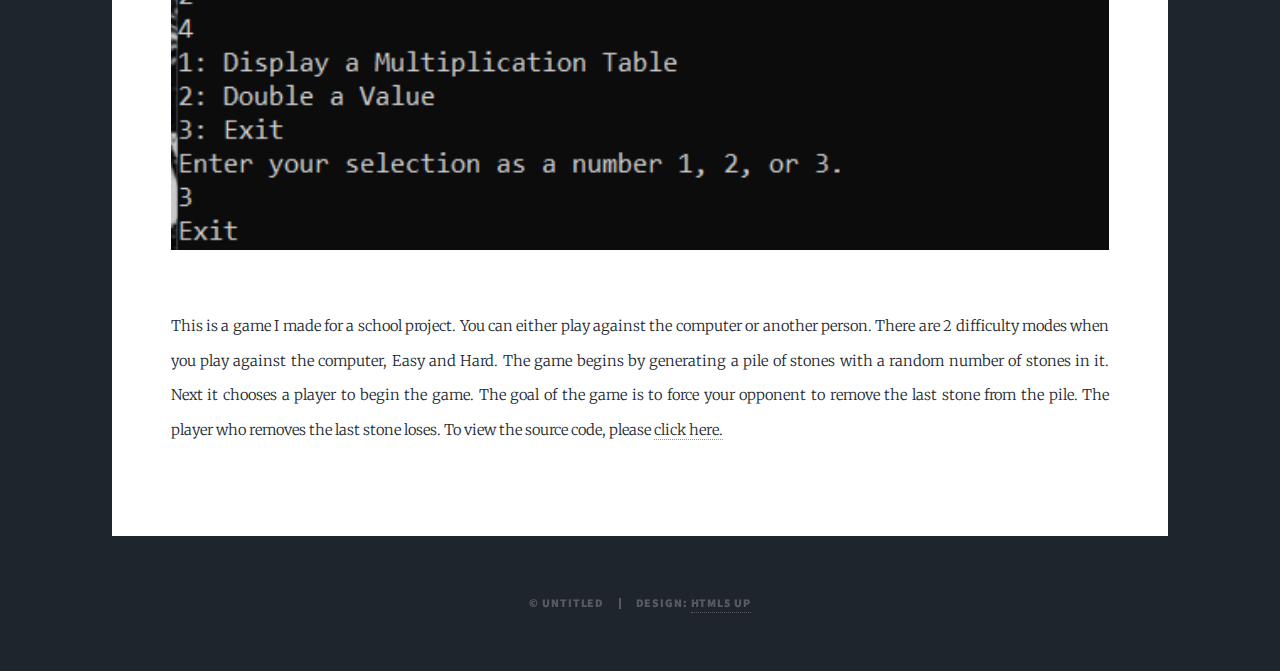
<file: Item2.html>
<!DOCTYPE HTML>
<!--
	Massively by HTML5 UP
	html5up.net | @ajlkn
	Free for personal and commercial use under the CCA 3.0 license (html5up.net/license)
-->
<html>
	<head>
		<title>Game of Nim</title>
		<meta charset="utf-8" />
		<meta name="viewport" content="width=device-width, initial-scale=1, user-scalable=no" />
		<link rel="stylesheet" href="assets/css/main.css" />
		<noscript><link rel="stylesheet" href="assets/css/noscript.css" /></noscript>
	</head>
	<body class="is-preload">

		<!-- Wrapper -->
			<div id="wrapper">

				<!-- Header -->
					<header id="header">
						<a class="logo">The game of nim</a>
					</header>
					<header id="header">
						<ul class="icons alt">
							<li><a href="index.html" class="icon brands alt Home"><span class="label">Twitter</span></a></li>
						</ul>
					</header>

				<!-- Main -->
					<div id="main">

						<!-- Post -->
							<section class="post">
								<header class="major">
									<p>In this project I made a 2 player game.</p>
								</header>
								<div class="image main"><img src="images/IL1.png" alt="" /></div>
								<p>This is a game I made for a school project. You can either play against the computer or another person. There are 2 difficulty modes when you play against the computer, Easy and Hard.
									The game begins by generating a pile of stones with a random number of stones in it. Next it chooses a player to begin the game.
									The goal of the game is to force your opponent to remove the last stone from the pile. The player who removes the last stone loses. To view the source code, please <a href="https://github.com/THEGOODMASTER/Portfolio/blob/main/TheGameOfNim.cpp" class="page active">click here.</a></p>
								<p></p>
							</section>

					</div>
				<!-- Copyright -->
					<div id="copyright">
						<ul><li>&copy; Untitled</li><li>Design: <a href="https://html5up.net">HTML5 UP</a></li></ul>
					</div>

			</div>

		<!-- Scripts -->
			<script src="assets/js/jquery.min.js"></script>
			<script src="assets/js/jquery.scrollex.min.js"></script>
			<script src="assets/js/jquery.scrolly.min.js"></script>
			<script src="assets/js/browser.min.js"></script>
			<script src="assets/js/breakpoints.min.js"></script>
			<script src="assets/js/util.js"></script>
			<script src="assets/js/main.js"></script>

	</body>
</html>
</file>
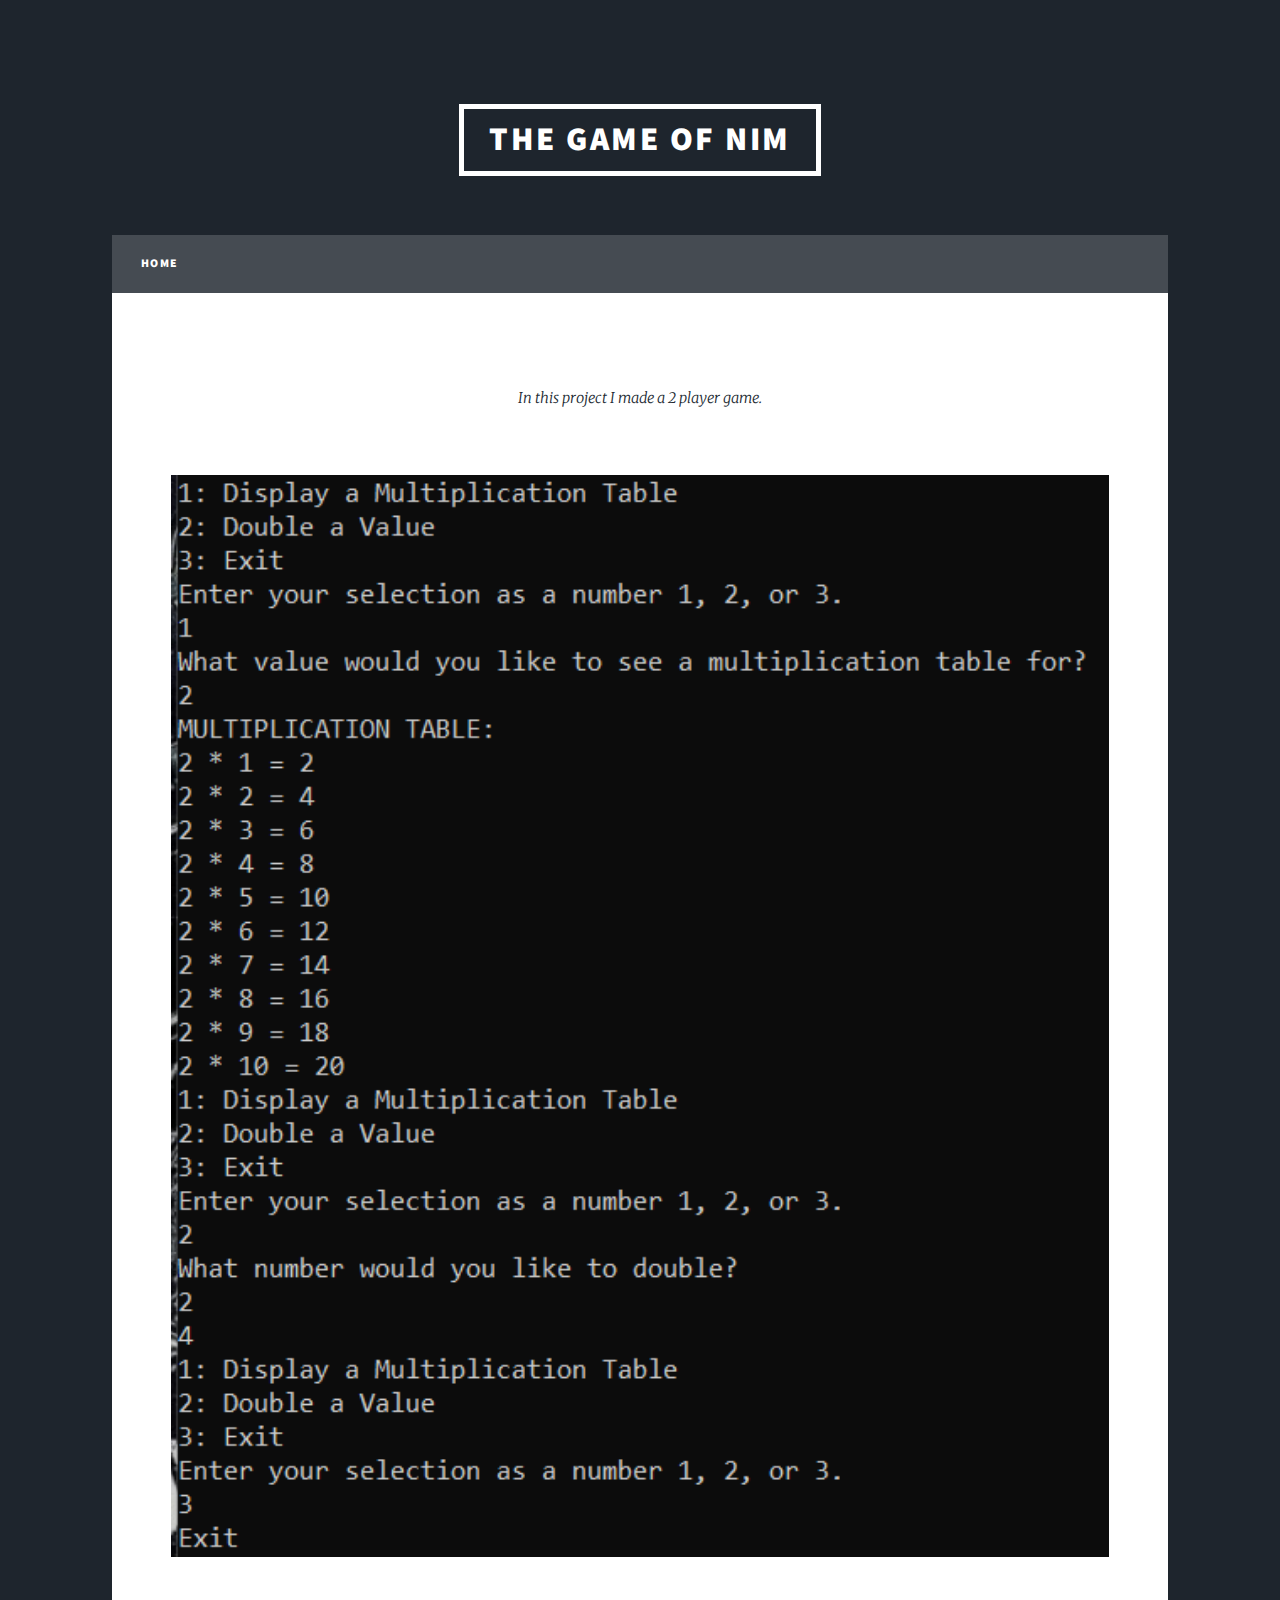
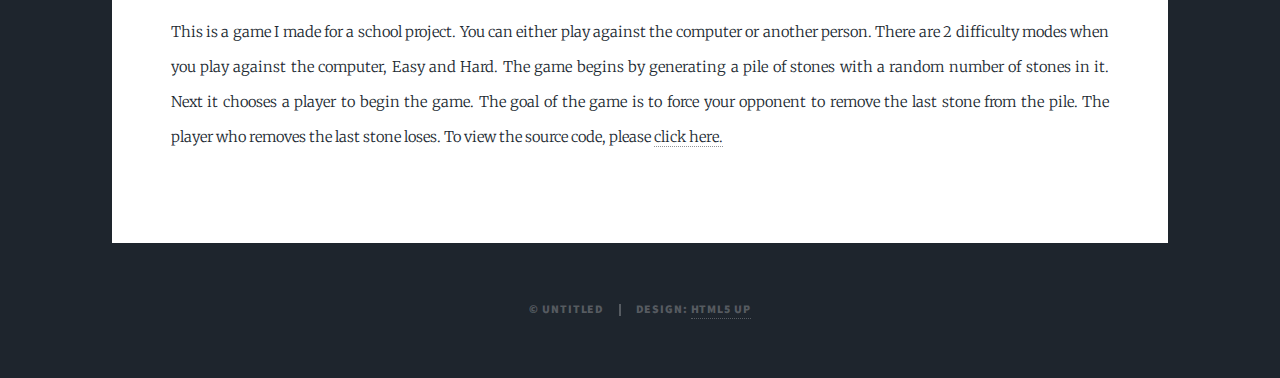
<file: Item3.html>
<!DOCTYPE HTML>
<!--
	Massively by HTML5 UP
	html5up.net | @ajlkn
	Free for personal and commercial use under the CCA 3.0 license (html5up.net/license)
-->
<html>
	<head>
		<link rel="icon" href="images/tab.png">
		<title>Game of Nim</title>
		<meta charset="utf-8" />
		<meta name="viewport" content="width=device-width, initial-scale=1, user-scalable=no" />
		<link rel="stylesheet" href="assets/css/main.css" />
		<noscript><link rel="stylesheet" href="assets/css/noscript.css" /></noscript>
	</head>
	<body class="is-preload">

		<!-- Wrapper -->
			<div id="wrapper">

				<!-- Header -->
					<header id="header">
						<a class="logo">The game of nim</a>
					</header>

					<nav id="nav">
						<ul class="links">
							<li><a href="index.html">Home</a></li>
						</ul>
					</nav>

				<!-- Main -->
					<div id="main">

						<!-- Post -->
							<section class="post">
								<header class="major">
									<p>In this project I made a 2 player game.</p>
								</header>
								<div class="image main"><img src="images/IL1.png" alt="" /></div>
								<p>This is a game I made for a school project. You can either play against the computer or another person. There are 2 difficulty modes when you play against the computer, Easy and Hard.
									The game begins by generating a pile of stones with a random number of stones in it. Next it chooses a player to begin the game.
									The goal of the game is to force your opponent to remove the last stone from the pile. The player who removes the last stone loses. To view the source code, please <a href="https://github.com/THEGOODMASTER/Portfolio/blob/main/TheGameOfNim.cpp" class="page active">click here.</a></p>
								<p></p>
							</section>

					</div>
				<!-- Copyright -->
					<div id="copyright">
						<ul><li>&copy; Untitled</li><li>Design: <a href="https://html5up.net">HTML5 UP</a></li></ul>
					</div>

			</div>

	</body>
</html>
</file>
<file: assets/css/main.css>
@import url(fontawesome-all.min.css);
@import url("https://fonts.googleapis.com/css?family=Merriweather:300,700,300italic,700italic|Source+Sans+Pro:900");

/*
	Massively by HTML5 UP
	html5up.net | @ajlkn
	Free for personal and commercial use under the CCA 3.0 license (html5up.net/license)
*/

html, body, div, span, applet, object,
iframe, h1, h2, h3, h4, h5, h6, p, blockquote,
pre, a, abbr, acronym, address, big, cite,
code, del, dfn, em, img, ins, kbd, q, s, samp,
small, strike, strong, sub, sup, tt, var, b,
u, i, center, dl, dt, dd, ol, ul, li, fieldset,
form, label, legend, table, caption, tbody,
tfoot, thead, tr, th, td, article, aside,
canvas, details, embed, figure, figcaption,
footer, header, hgroup, menu, nav, output, ruby,
section, summary, time, mark, audio, video {
	margin: 0;
	padding: 0;
	border: 0;
	font-size: 100%;
	font: inherit;
	vertical-align: baseline;}

article, aside, details, figcaption, figure,
footer, header, hgroup, menu, nav, section {
	display: block;}

body {
	line-height: 1;
}

ol, ul {
	list-style: none;
}

blockquote, q {
	quotes: none;
}

	blockquote:before, blockquote:after, q:before, q:after {
		content: '';
		content: none;
	}

table {
	border-collapse: collapse;
	border-spacing: 0;
}

body {
	-webkit-text-size-adjust: none;
}

mark {
	background-color: transparent;
	color: inherit;
}

input::-moz-focus-inner {
	border: 0;
	padding: 0;
}

input, select, textarea {
	-moz-appearance: none;
	-webkit-appearance: none;
	-ms-appearance: none;
	appearance: none;
}

/* Basic */

	@-ms-viewport {
		width: device-width;
	}

	body {
		-ms-overflow-style: scrollbar;
	}

	@media screen and (max-width: 480px) {

		html, body {
			min-width: 320px;
		}

	}

	html {
		box-sizing: border-box;
	}

	*, *:before, *:after {
		box-sizing: inherit;
	}

	body {
		background-color: #1e252d;
	}

		body.is-preload *, body.is-preload *:before, body.is-preload *:after {
			-moz-animation: none !important;
			-webkit-animation: none !important;
			-ms-animation: none !important;
			animation: none !important;
			-moz-transition: none !important;
			-webkit-transition: none !important;
			-ms-transition: none !important;
			transition: none !important;
		}

/* Type */

	html {
		font-size: 16pt;
	}

		@media screen and (max-width: 1680px) {

			html {
				font-size: 12pt;
			}

		}

		@media screen and (max-width: 1280px) {

			html {
				font-size: 11pt;
			}

		}

		@media screen and (max-width: 360px) {

			html {
				font-size: 10pt;
			}

		}

	body {
		color: #212931;
	}

	body, input, select, textarea {
		font-family: "Merriweather", Georgia, serif;
		font-weight: 300;
		font-size: 1rem;
		line-height: 2.375;
	}

	a {
		-moz-transition: color 0.2s ease-in-out, background-color 0.2s ease-in-out, border-color 0.2s ease-in-out, box-shadow 0.2s ease-in-out;
		-webkit-transition: color 0.2s ease-in-out, background-color 0.2s ease-in-out, border-color 0.2s ease-in-out, box-shadow 0.2s ease-in-out;
		-ms-transition: color 0.2s ease-in-out, background-color 0.2s ease-in-out, border-color 0.2s ease-in-out, box-shadow 0.2s ease-in-out;
		transition: color 0.2s ease-in-out, background-color 0.2s ease-in-out, border-color 0.2s ease-in-out, box-shadow 0.2s ease-in-out;
		border-bottom: dotted 1px;
		text-decoration: none;
	}

		a:hover {
			border-bottom-color: transparent;
		}

	strong, b {
		font-weight: 600;
	}

	em, i {
		font-style: italic;
	}

	p {
		text-align: justify;
		margin: 0 0 2rem 0;
	}

	h1, h2, h3, h4, h5, h6 {
		font-family: "Source Sans Pro", Helvetica, sans-serif;
		font-weight: 900;
		line-height: 1.5;
		letter-spacing: 0.075em;
		text-transform: uppercase;
		margin: 0 0 1rem 0;
	}

		h1 a, h2 a, h3 a, h4 a, h5 a, h6 a {
			border-bottom: 0;
			color: inherit;
			text-decoration: none;
		}

	h1 {
		font-size: 4rem;
		line-height: 1.1;
		margin: 0 0 2rem 0;
	}

	h2 {
		font-size: 1.75rem;
		line-height: 1.3;
		margin: 0 0 1.5rem 0;
	}

	h3 {
		font-size: 1.25rem;
		margin: 0 0 1.5rem 0;
	}

	h4 {
		font-size: 1rem;
	}

	h5 {
		font-size: 0.9rem;
	}

	h6 {
		font-size: 0.8rem;
	}

	sub {
		font-size: 0.8rem;
		position: relative;
		top: 0.5rem;
	}

	sup {
		font-size: 0.8rem;
		position: relative;
		top: -0.5rem;
	}

	blockquote {
		border-left: solid 4px;
		font-style: italic;
		margin: 0 0 2rem 0;
		padding: 0.5rem 0 0.5rem 2rem;
	}

	code {
		border: solid 2px;
		font-family: "Courier New", monospace;
		font-size: 0.9rem;
		margin: 0 0.25rem;
		padding: 0.25rem 0.65rem;
	}

	pre {
		-webkit-overflow-scrolling: touch;
		font-family: "Courier New", monospace;
		font-size: 0.9rem;
		margin: 0 0 2rem 0;
	}

		pre code {
			display: block;
			line-height: 1.75;
			padding: 1rem 1.5rem;
			overflow-x: auto;
		}

	hr {
		border: 0;
		border-bottom: solid 2px;
		margin: 3rem 0;
	}

		hr.major {
			margin: 5rem 0;
		}

	.align-left {
		text-align: left;
	}

	.align-center {
		text-align: center;
	}

	.align-right {
		text-align: right;
	}

	input, select, textarea {
		color: #212931;
	}

	a {
		color: #212931;
		border-bottom-color: rgba(33, 41, 49, 0.5);
	}

		a:hover {
			border-bottom-color: transparent;
			color: #18bfef !important;
		}

	strong, b {
		color: #212931;
	}

	h1, h2, h3, h4, h5, h6 {
		color: #212931;
	}

	blockquote {
		border-left-color: #eeeeee;
	}

	code {
		background: rgba(220, 220, 220, 0.25);
		border-color: #eeeeee;
	}

	hr {
		border-bottom-color: #eeeeee;
	}

/* Row */

	.row {
		display: flex;
		flex-wrap: wrap;
		box-sizing: border-box;
		align-items: stretch;
	}

		.row > * {
			box-sizing: border-box;
		}

		.row.gtr-uniform > * > :last-child {
			margin-bottom: 0;
		}

		.row.aln-left {
			justify-content: flex-start;
		}

		.row.aln-center {
			justify-content: center;
		}

		.row.aln-right {
			justify-content: flex-end;
		}

		.row.aln-top {
			align-items: flex-start;
		}

		.row.aln-middle {
			align-items: center;
		}

		.row.aln-bottom {
			align-items: flex-end;
		}

		.row > .imp {
			order: -1;
		}

		.row > .col-1 {
			width: 8.33333%;
		}

		.row > .off-1 {
			margin-left: 8.33333%;
		}

		.row > .col-2 {
			width: 16.66667%;
		}

		.row > .off-2 {
			margin-left: 16.66667%;
		}

		.row > .col-3 {
			width: 25%;
		}

		.row > .off-3 {
			margin-left: 25%;
		}

		.row > .col-4 {
			width: 33.33333%;
		}

		.row > .off-4 {
			margin-left: 33.33333%;
		}

		.row > .col-5 {
			width: 41.66667%;
		}

		.row > .off-5 {
			margin-left: 41.66667%;
		}

		.row > .col-6 {
			width: 50%;
		}

		.row > .off-6 {
			margin-left: 50%;
		}

		.row > .col-7 {
			width: 58.33333%;
		}

		.row > .off-7 {
			margin-left: 58.33333%;
		}

		.row > .col-8 {
			width: 66.66667%;
		}

		.row > .off-8 {
			margin-left: 66.66667%;
		}

		.row > .col-9 {
			width: 75%;
		}

		.row > .off-9 {
			margin-left: 75%;
		}

		.row > .col-10 {
			width: 83.33333%;
		}

		.row > .off-10 {
			margin-left: 83.33333%;
		}

		.row > .col-11 {
			width: 91.66667%;
		}

		.row > .off-11 {
			margin-left: 91.66667%;
		}

		.row > .col-12 {
			width: 100%;
		}

		.row > .off-12 {
			margin-left: 100%;
		}

		.row.gtr-0 {
			margin-top: 0;
			margin-left: 0rem;
		}

			.row.gtr-0 > * {
				padding: 0 0 0 0rem;
			}

			.row.gtr-0.gtr-uniform {
				margin-top: 0rem;
			}

				.row.gtr-0.gtr-uniform > * {
					padding-top: 0rem;
				}

		.row.gtr-25 {
			margin-top: 0;
			margin-left: -0.375rem;
		}

			.row.gtr-25 > * {
				padding: 0 0 0 0.375rem;
			}

			.row.gtr-25.gtr-uniform {
				margin-top: -0.375rem;
			}

				.row.gtr-25.gtr-uniform > * {
					padding-top: 0.375rem;
				}

		.row.gtr-50 {
			margin-top: 0;
			margin-left: -0.75rem;
		}

			.row.gtr-50 > * {
				padding: 0 0 0 0.75rem;
			}

			.row.gtr-50.gtr-uniform {
				margin-top: -0.75rem;
			}

				.row.gtr-50.gtr-uniform > * {
					padding-top: 0.75rem;
				}

		.row {
			margin-top: 0;
			margin-left: -1.5rem;
		}

			.row > * {
				padding: 0 0 0 1.5rem;
			}

			.row.gtr-uniform {
				margin-top: -1.5rem;
			}

				.row.gtr-uniform > * {
					padding-top: 1.5rem;
				}

		.row.gtr-150 {
			margin-top: 0;
			margin-left: -2.25rem;
		}

			.row.gtr-150 > * {
				padding: 0 0 0 2.25rem;
			}

			.row.gtr-150.gtr-uniform {
				margin-top: -2.25rem;
			}

				.row.gtr-150.gtr-uniform > * {
					padding-top: 2.25rem;
				}

		.row.gtr-200 {
			margin-top: 0;
			margin-left: -3rem;
		}

			.row.gtr-200 > * {
				padding: 0 0 0 3rem;
			}

			.row.gtr-200.gtr-uniform {
				margin-top: -3rem;
			}

				.row.gtr-200.gtr-uniform > * {
					padding-top: 3rem;
				}

		@media screen and (max-width: 1680px) {

			.row {
				display: flex;
				flex-wrap: wrap;
				box-sizing: border-box;
				align-items: stretch;
			}

				.row > * {
					box-sizing: border-box;
				}

				.row.gtr-uniform > * > :last-child {
					margin-bottom: 0;
				}

				.row.aln-left {
					justify-content: flex-start;
				}

				.row.aln-center {
					justify-content: center;
				}

				.row.aln-right {
					justify-content: flex-end;
				}

				.row.aln-top {
					align-items: flex-start;
				}

				.row.aln-middle {
					align-items: center;
				}

				.row.aln-bottom {
					align-items: flex-end;
				}

				.row > .imp-xlarge {
					order: -1;
				}

				.row > .col-1-xlarge {
					width: 8.33333%;
				}

				.row > .off-1-xlarge {
					margin-left: 8.33333%;
				}

				.row > .col-2-xlarge {
					width: 16.66667%;
				}

				.row > .off-2-xlarge {
					margin-left: 16.66667%;
				}

				.row > .col-3-xlarge {
					width: 25%;
				}

				.row > .off-3-xlarge {
					margin-left: 25%;
				}

				.row > .col-4-xlarge {
					width: 33.33333%;
				}

				.row > .off-4-xlarge {
					margin-left: 33.33333%;
				}

				.row > .col-5-xlarge {
					width: 41.66667%;
				}

				.row > .off-5-xlarge {
					margin-left: 41.66667%;
				}

				.row > .col-6-xlarge {
					width: 50%;
				}

				.row > .off-6-xlarge {
					margin-left: 50%;
				}

				.row > .col-7-xlarge {
					width: 58.33333%;
				}

				.row > .off-7-xlarge {
					margin-left: 58.33333%;
				}

				.row > .col-8-xlarge {
					width: 66.66667%;
				}

				.row > .off-8-xlarge {
					margin-left: 66.66667%;
				}

				.row > .col-9-xlarge {
					width: 75%;
				}

				.row > .off-9-xlarge {
					margin-left: 75%;
				}

				.row > .col-10-xlarge {
					width: 83.33333%;
				}

				.row > .off-10-xlarge {
					margin-left: 83.33333%;
				}

				.row > .col-11-xlarge {
					width: 91.66667%;
				}

				.row > .off-11-xlarge {
					margin-left: 91.66667%;
				}

				.row > .col-12-xlarge {
					width: 100%;
				}

				.row > .off-12-xlarge {
					margin-left: 100%;
				}

				.row.gtr-0 {
					margin-top: 0;
					margin-left: 0rem;
				}

					.row.gtr-0 > * {
						padding: 0 0 0 0rem;
					}

					.row.gtr-0.gtr-uniform {
						margin-top: 0rem;
					}

						.row.gtr-0.gtr-uniform > * {
							padding-top: 0rem;
						}

				.row.gtr-25 {
					margin-top: 0;
					margin-left: -0.375rem;
				}

					.row.gtr-25 > * {
						padding: 0 0 0 0.375rem;
					}

					.row.gtr-25.gtr-uniform {
						margin-top: -0.375rem;
					}

						.row.gtr-25.gtr-uniform > * {
							padding-top: 0.375rem;
						}

				.row.gtr-50 {
					margin-top: 0;
					margin-left: -0.75rem;
				}

					.row.gtr-50 > * {
						padding: 0 0 0 0.75rem;
					}

					.row.gtr-50.gtr-uniform {
						margin-top: -0.75rem;
					}

						.row.gtr-50.gtr-uniform > * {
							padding-top: 0.75rem;
						}

				.row {
					margin-top: 0;
					margin-left: -1.5rem;
				}

					.row > * {
						padding: 0 0 0 1.5rem;
					}

					.row.gtr-uniform {
						margin-top: -1.5rem;
					}

						.row.gtr-uniform > * {
							padding-top: 1.5rem;
						}

				.row.gtr-150 {
					margin-top: 0;
					margin-left: -2.25rem;
				}

					.row.gtr-150 > * {
						padding: 0 0 0 2.25rem;
					}

					.row.gtr-150.gtr-uniform {
						margin-top: -2.25rem;
					}

						.row.gtr-150.gtr-uniform > * {
							padding-top: 2.25rem;
						}

				.row.gtr-200 {
					margin-top: 0;
					margin-left: -3rem;
				}

					.row.gtr-200 > * {
						padding: 0 0 0 3rem;
					}

					.row.gtr-200.gtr-uniform {
						margin-top: -3rem;
					}

						.row.gtr-200.gtr-uniform > * {
							padding-top: 3rem;
						}

		}

		@media screen and (max-width: 1280px) {

			.row {
				display: flex;
				flex-wrap: wrap;
				box-sizing: border-box;
				align-items: stretch;
			}

				.row > * {
					box-sizing: border-box;
				}

				.row.gtr-uniform > * > :last-child {
					margin-bottom: 0;
				}

				.row.aln-left {
					justify-content: flex-start;
				}

				.row.aln-center {
					justify-content: center;
				}

				.row.aln-right {
					justify-content: flex-end;
				}

				.row.aln-top {
					align-items: flex-start;
				}

				.row.aln-middle {
					align-items: center;
				}

				.row.aln-bottom {
					align-items: flex-end;
				}

				.row > .imp-large {
					order: -1;
				}

				.row > .col-1-large {
					width: 8.33333%;
				}

				.row > .off-1-large {
					margin-left: 8.33333%;
				}

				.row > .col-2-large {
					width: 16.66667%;
				}

				.row > .off-2-large {
					margin-left: 16.66667%;
				}

				.row > .col-3-large {
					width: 25%;
				}

				.row > .off-3-large {
					margin-left: 25%;
				}

				.row > .col-4-large {
					width: 33.33333%;
				}

				.row > .off-4-large {
					margin-left: 33.33333%;
				}

				.row > .col-5-large {
					width: 41.66667%;
				}

				.row > .off-5-large {
					margin-left: 41.66667%;
				}

				.row > .col-6-large {
					width: 50%;
				}

				.row > .off-6-large {
					margin-left: 50%;
				}

				.row > .col-7-large {
					width: 58.33333%;
				}

				.row > .off-7-large {
					margin-left: 58.33333%;
				}

				.row > .col-8-large {
					width: 66.66667%;
				}

				.row > .off-8-large {
					margin-left: 66.66667%;
				}

				.row > .col-9-large {
					width: 75%;
				}

				.row > .off-9-large {
					margin-left: 75%;
				}

				.row > .col-10-large {
					width: 83.33333%;
				}

				.row > .off-10-large {
					margin-left: 83.33333%;
				}

				.row > .col-11-large {
					width: 91.66667%;
				}

				.row > .off-11-large {
					margin-left: 91.66667%;
				}

				.row > .col-12-large {
					width: 100%;
				}

				.row > .off-12-large {
					margin-left: 100%;
				}

				.row.gtr-0 {
					margin-top: 0;
					margin-left: 0rem;
				}

					.row.gtr-0 > * {
						padding: 0 0 0 0rem;
					}

					.row.gtr-0.gtr-uniform {
						margin-top: 0rem;
					}

						.row.gtr-0.gtr-uniform > * {
							padding-top: 0rem;
						}

				.row.gtr-25 {
					margin-top: 0;
					margin-left: -0.375rem;
				}

					.row.gtr-25 > * {
						padding: 0 0 0 0.375rem;
					}

					.row.gtr-25.gtr-uniform {
						margin-top: -0.375rem;
					}

						.row.gtr-25.gtr-uniform > * {
							padding-top: 0.375rem;
						}

				.row.gtr-50 {
					margin-top: 0;
					margin-left: -0.75rem;
				}

					.row.gtr-50 > * {
						padding: 0 0 0 0.75rem;
					}

					.row.gtr-50.gtr-uniform {
						margin-top: -0.75rem;
					}

						.row.gtr-50.gtr-uniform > * {
							padding-top: 0.75rem;
						}

				.row {
					margin-top: 0;
					margin-left: -1.5rem;
				}

					.row > * {
						padding: 0 0 0 1.5rem;
					}

					.row.gtr-uniform {
						margin-top: -1.5rem;
					}

						.row.gtr-uniform > * {
							padding-top: 1.5rem;
						}

				.row.gtr-150 {
					margin-top: 0;
					margin-left: -2.25rem;
				}

					.row.gtr-150 > * {
						padding: 0 0 0 2.25rem;
					}

					.row.gtr-150.gtr-uniform {
						margin-top: -2.25rem;
					}

						.row.gtr-150.gtr-uniform > * {
							padding-top: 2.25rem;
						}

				.row.gtr-200 {
					margin-top: 0;
					margin-left: -3rem;
				}

					.row.gtr-200 > * {
						padding: 0 0 0 3rem;
					}

					.row.gtr-200.gtr-uniform {
						margin-top: -3rem;
					}

						.row.gtr-200.gtr-uniform > * {
							padding-top: 3rem;
						}

		}

		@media screen and (max-width: 980px) {

			.row {
				display: flex;
				flex-wrap: wrap;
				box-sizing: border-box;
				align-items: stretch;
			}

				.row > * {
					box-sizing: border-box;
				}

				.row.gtr-uniform > * > :last-child {
					margin-bottom: 0;
				}

				.row.aln-left {
					justify-content: flex-start;
				}

				.row.aln-center {
					justify-content: center;
				}

				.row.aln-right {
					justify-content: flex-end;
				}

				.row.aln-top {
					align-items: flex-start;
				}

				.row.aln-middle {
					align-items: center;
				}

				.row.aln-bottom {
					align-items: flex-end;
				}

				.row > .imp-medium {
					order: -1;
				}

				.row > .col-1-medium {
					width: 8.33333%;
				}

				.row > .off-1-medium {
					margin-left: 8.33333%;
				}

				.row > .col-2-medium {
					width: 16.66667%;
				}

				.row > .off-2-medium {
					margin-left: 16.66667%;
				}

				.row > .col-3-medium {
					width: 25%;
				}

				.row > .off-3-medium {
					margin-left: 25%;
				}

				.row > .col-4-medium {
					width: 33.33333%;
				}

				.row > .off-4-medium {
					margin-left: 33.33333%;
				}

				.row > .col-5-medium {
					width: 41.66667%;
				}

				.row > .off-5-medium {
					margin-left: 41.66667%;
				}

				.row > .col-6-medium {
					width: 50%;
				}

				.row > .off-6-medium {
					margin-left: 50%;
				}

				.row > .col-7-medium {
					width: 58.33333%;
				}

				.row > .off-7-medium {
					margin-left: 58.33333%;
				}

				.row > .col-8-medium {
					width: 66.66667%;
				}

				.row > .off-8-medium {
					margin-left: 66.66667%;
				}

				.row > .col-9-medium {
					width: 75%;
				}

				.row > .off-9-medium {
					margin-left: 75%;
				}

				.row > .col-10-medium {
					width: 83.33333%;
				}

				.row > .off-10-medium {
					margin-left: 83.33333%;
				}

				.row > .col-11-medium {
					width: 91.66667%;
				}

				.row > .off-11-medium {
					margin-left: 91.66667%;
				}

				.row > .col-12-medium {
					width: 100%;
				}

				.row > .off-12-medium {
					margin-left: 100%;
				}

				.row.gtr-0 {
					margin-top: 0;
					margin-left: 0rem;
				}

					.row.gtr-0 > * {
						padding: 0 0 0 0rem;
					}

					.row.gtr-0.gtr-uniform {
						margin-top: 0rem;
					}

						.row.gtr-0.gtr-uniform > * {
							padding-top: 0rem;
						}

				.row.gtr-25 {
					margin-top: 0;
					margin-left: -0.375rem;
				}

					.row.gtr-25 > * {
						padding: 0 0 0 0.375rem;
					}

					.row.gtr-25.gtr-uniform {
						margin-top: -0.375rem;
					}

						.row.gtr-25.gtr-uniform > * {
							padding-top: 0.375rem;
						}

				.row.gtr-50 {
					margin-top: 0;
					margin-left: -0.75rem;
				}

					.row.gtr-50 > * {
						padding: 0 0 0 0.75rem;
					}

					.row.gtr-50.gtr-uniform {
						margin-top: -0.75rem;
					}

						.row.gtr-50.gtr-uniform > * {
							padding-top: 0.75rem;
						}

				.row {
					margin-top: 0;
					margin-left: -1.5rem;
				}

					.row > * {
						padding: 0 0 0 1.5rem;
					}

					.row.gtr-uniform {
						margin-top: -1.5rem;
					}

						.row.gtr-uniform > * {
							padding-top: 1.5rem;
						}

				.row.gtr-150 {
					margin-top: 0;
					margin-left: -2.25rem;
				}

					.row.gtr-150 > * {
						padding: 0 0 0 2.25rem;
					}

					.row.gtr-150.gtr-uniform {
						margin-top: -2.25rem;
					}

						.row.gtr-150.gtr-uniform > * {
							padding-top: 2.25rem;
						}

				.row.gtr-200 {
					margin-top: 0;
					margin-left: -3rem;
				}

					.row.gtr-200 > * {
						padding: 0 0 0 3rem;
					}

					.row.gtr-200.gtr-uniform {
						margin-top: -3rem;
					}

						.row.gtr-200.gtr-uniform > * {
							padding-top: 3rem;
						}

		}

		@media screen and (max-width: 736px) {

			.row {
				display: flex;
				flex-wrap: wrap;
				box-sizing: border-box;
				align-items: stretch;
			}

				.row > * {
					box-sizing: border-box;
				}

				.row.gtr-uniform > * > :last-child {
					margin-bottom: 0;
				}

				.row.aln-left {
					justify-content: flex-start;
				}

				.row.aln-center {
					justify-content: center;
				}

				.row.aln-right {
					justify-content: flex-end;
				}

				.row.aln-top {
					align-items: flex-start;
				}

				.row.aln-middle {
					align-items: center;
				}

				.row.aln-bottom {
					align-items: flex-end;
				}

				.row > .imp-small {
					order: -1;
				}

				.row > .col-1-small {
					width: 8.33333%;
				}

				.row > .off-1-small {
					margin-left: 8.33333%;
				}

				.row > .col-2-small {
					width: 16.66667%;
				}

				.row > .off-2-small {
					margin-left: 16.66667%;
				}

				.row > .col-3-small {
					width: 25%;
				}

				.row > .off-3-small {
					margin-left: 25%;
				}

				.row > .col-4-small {
					width: 33.33333%;
				}

				.row > .off-4-small {
					margin-left: 33.33333%;
				}

				.row > .col-5-small {
					width: 41.66667%;
				}

				.row > .off-5-small {
					margin-left: 41.66667%;
				}

				.row > .col-6-small {
					width: 50%;
				}

				.row > .off-6-small {
					margin-left: 50%;
				}

				.row > .col-7-small {
					width: 58.33333%;
				}

				.row > .off-7-small {
					margin-left: 58.33333%;
				}

				.row > .col-8-small {
					width: 66.66667%;
				}

				.row > .off-8-small {
					margin-left: 66.66667%;
				}

				.row > .col-9-small {
					width: 75%;
				}

				.row > .off-9-small {
					margin-left: 75%;
				}

				.row > .col-10-small {
					width: 83.33333%;
				}

				.row > .off-10-small {
					margin-left: 83.33333%;
				}

				.row > .col-11-small {
					width: 91.66667%;
				}

				.row > .off-11-small {
					margin-left: 91.66667%;
				}

				.row > .col-12-small {
					width: 100%;
				}

				.row > .off-12-small {
					margin-left: 100%;
				}

				.row.gtr-0 {
					margin-top: 0;
					margin-left: 0rem;
				}

					.row.gtr-0 > * {
						padding: 0 0 0 0rem;
					}

					.row.gtr-0.gtr-uniform {
						margin-top: 0rem;
					}

						.row.gtr-0.gtr-uniform > * {
							padding-top: 0rem;
						}

				.row.gtr-25 {
					margin-top: 0;
					margin-left: -0.375rem;
				}

					.row.gtr-25 > * {
						padding: 0 0 0 0.375rem;
					}

					.row.gtr-25.gtr-uniform {
						margin-top: -0.375rem;
					}

						.row.gtr-25.gtr-uniform > * {
							padding-top: 0.375rem;
						}

				.row.gtr-50 {
					margin-top: 0;
					margin-left: -0.75rem;
				}

					.row.gtr-50 > * {
						padding: 0 0 0 0.75rem;
					}

					.row.gtr-50.gtr-uniform {
						margin-top: -0.75rem;
					}

						.row.gtr-50.gtr-uniform > * {
							padding-top: 0.75rem;
						}

				.row {
					margin-top: 0;
					margin-left: -1.5rem;
				}

					.row > * {
						padding: 0 0 0 1.5rem;
					}

					.row.gtr-uniform {
						margin-top: -1.5rem;
					}

						.row.gtr-uniform > * {
							padding-top: 1.5rem;
						}

				.row.gtr-150 {
					margin-top: 0;
					margin-left: -2.25rem;
				}

					.row.gtr-150 > * {
						padding: 0 0 0 2.25rem;
					}

					.row.gtr-150.gtr-uniform {
						margin-top: -2.25rem;
					}

						.row.gtr-150.gtr-uniform > * {
							padding-top: 2.25rem;
						}

				.row.gtr-200 {
					margin-top: 0;
					margin-left: -3rem;
				}

					.row.gtr-200 > * {
						padding: 0 0 0 3rem;
					}

					.row.gtr-200.gtr-uniform {
						margin-top: -3rem;
					}

						.row.gtr-200.gtr-uniform > * {
							padding-top: 3rem;
						}

		}

		@media screen and (max-width: 480px) {

			.row {
				display: flex;
				flex-wrap: wrap;
				box-sizing: border-box;
				align-items: stretch;
			}

				.row > * {
					box-sizing: border-box;
				}

				.row.gtr-uniform > * > :last-child {
					margin-bottom: 0;
				}

				.row.aln-left {
					justify-content: flex-start;
				}

				.row.aln-center {
					justify-content: center;
				}

				.row.aln-right {
					justify-content: flex-end;
				}

				.row.aln-top {
					align-items: flex-start;
				}

				.row.aln-middle {
					align-items: center;
				}

				.row.aln-bottom {
					align-items: flex-end;
				}

				.row > .imp-xsmall {
					order: -1;
				}

				.row > .col-1-xsmall {
					width: 8.33333%;
				}

				.row > .off-1-xsmall {
					margin-left: 8.33333%;
				}

				.row > .col-2-xsmall {
					width: 16.66667%;
				}

				.row > .off-2-xsmall {
					margin-left: 16.66667%;
				}

				.row > .col-3-xsmall {
					width: 25%;
				}

				.row > .off-3-xsmall {
					margin-left: 25%;
				}

				.row > .col-4-xsmall {
					width: 33.33333%;
				}

				.row > .off-4-xsmall {
					margin-left: 33.33333%;
				}

				.row > .col-5-xsmall {
					width: 41.66667%;
				}

				.row > .off-5-xsmall {
					margin-left: 41.66667%;
				}

				.row > .col-6-xsmall {
					width: 50%;
				}

				.row > .off-6-xsmall {
					margin-left: 50%;
				}

				.row > .col-7-xsmall {
					width: 58.33333%;
				}

				.row > .off-7-xsmall {
					margin-left: 58.33333%;
				}

				.row > .col-8-xsmall {
					width: 66.66667%;
				}

				.row > .off-8-xsmall {
					margin-left: 66.66667%;
				}

				.row > .col-9-xsmall {
					width: 75%;
				}

				.row > .off-9-xsmall {
					margin-left: 75%;
				}

				.row > .col-10-xsmall {
					width: 83.33333%;
				}

				.row > .off-10-xsmall {
					margin-left: 83.33333%;
				}

				.row > .col-11-xsmall {
					width: 91.66667%;
				}

				.row > .off-11-xsmall {
					margin-left: 91.66667%;
				}

				.row > .col-12-xsmall {
					width: 100%;
				}

				.row > .off-12-xsmall {
					margin-left: 100%;
				}

				.row.gtr-0 {
					margin-top: 0;
					margin-left: 0rem;
				}

					.row.gtr-0 > * {
						padding: 0 0 0 0rem;
					}

					.row.gtr-0.gtr-uniform {
						margin-top: 0rem;
					}

						.row.gtr-0.gtr-uniform > * {
							padding-top: 0rem;
						}

				.row.gtr-25 {
					margin-top: 0;
					margin-left: -0.375rem;
				}

					.row.gtr-25 > * {
						padding: 0 0 0 0.375rem;
					}

					.row.gtr-25.gtr-uniform {
						margin-top: -0.375rem;
					}

						.row.gtr-25.gtr-uniform > * {
							padding-top: 0.375rem;
						}

				.row.gtr-50 {
					margin-top: 0;
					margin-left: -0.75rem;
				}

					.row.gtr-50 > * {
						padding: 0 0 0 0.75rem;
					}

					.row.gtr-50.gtr-uniform {
						margin-top: -0.75rem;
					}

						.row.gtr-50.gtr-uniform > * {
							padding-top: 0.75rem;
						}

				.row {
					margin-top: 0;
					margin-left: -1.5rem;
				}

					.row > * {
						padding: 0 0 0 1.5rem;
					}

					.row.gtr-uniform {
						margin-top: -1.5rem;
					}

						.row.gtr-uniform > * {
							padding-top: 1.5rem;
						}

				.row.gtr-150 {
					margin-top: 0;
					margin-left: -2.25rem;
				}

					.row.gtr-150 > * {
						padding: 0 0 0 2.25rem;
					}

					.row.gtr-150.gtr-uniform {
						margin-top: -2.25rem;
					}

						.row.gtr-150.gtr-uniform > * {
							padding-top: 2.25rem;
						}

				.row.gtr-200 {
					margin-top: 0;
					margin-left: -3rem;
				}

					.row.gtr-200 > * {
						padding: 0 0 0 3rem;
					}

					.row.gtr-200.gtr-uniform {
						margin-top: -3rem;
					}

						.row.gtr-200.gtr-uniform > * {
							padding-top: 3rem;
						}

		}

		@media screen and (max-width: 360px) {

			.row {
				display: flex;
				flex-wrap: wrap;
				box-sizing: border-box;
				align-items: stretch;
			}

				.row > * {
					box-sizing: border-box;
				}

				.row.gtr-uniform > * > :last-child {
					margin-bottom: 0;
				}

				.row.aln-left {
					justify-content: flex-start;
				}

				.row.aln-center {
					justify-content: center;
				}

				.row.aln-right {
					justify-content: flex-end;
				}

				.row.aln-top {
					align-items: flex-start;
				}

				.row.aln-middle {
					align-items: center;
				}

				.row.aln-bottom {
					align-items: flex-end;
				}

				.row > .imp-xxsmall {
					order: -1;
				}

				.row > .col-1-xxsmall {
					width: 8.33333%;
				}

				.row > .off-1-xxsmall {
					margin-left: 8.33333%;
				}

				.row > .col-2-xxsmall {
					width: 16.66667%;
				}

				.row > .off-2-xxsmall {
					margin-left: 16.66667%;
				}

				.row > .col-3-xxsmall {
					width: 25%;
				}

				.row > .off-3-xxsmall {
					margin-left: 25%;
				}

				.row > .col-4-xxsmall {
					width: 33.33333%;
				}

				.row > .off-4-xxsmall {
					margin-left: 33.33333%;
				}

				.row > .col-5-xxsmall {
					width: 41.66667%;
				}

				.row > .off-5-xxsmall {
					margin-left: 41.66667%;
				}

				.row > .col-6-xxsmall {
					width: 50%;
				}

				.row > .off-6-xxsmall {
					margin-left: 50%;
				}

				.row > .col-7-xxsmall {
					width: 58.33333%;
				}

				.row > .off-7-xxsmall {
					margin-left: 58.33333%;
				}

				.row > .col-8-xxsmall {
					width: 66.66667%;
				}

				.row > .off-8-xxsmall {
					margin-left: 66.66667%;
				}

				.row > .col-9-xxsmall {
					width: 75%;
				}

				.row > .off-9-xxsmall {
					margin-left: 75%;
				}

				.row > .col-10-xxsmall {
					width: 83.33333%;
				}

				.row > .off-10-xxsmall {
					margin-left: 83.33333%;
				}

				.row > .col-11-xxsmall {
					width: 91.66667%;
				}

				.row > .off-11-xxsmall {
					margin-left: 91.66667%;
				}

				.row > .col-12-xxsmall {
					width: 100%;
				}

				.row > .off-12-xxsmall {
					margin-left: 100%;
				}

				.row.gtr-0 {
					margin-top: 0;
					margin-left: 0rem;
				}

					.row.gtr-0 > * {
						padding: 0 0 0 0rem;
					}

					.row.gtr-0.gtr-uniform {
						margin-top: 0rem;
					}

						.row.gtr-0.gtr-uniform > * {
							padding-top: 0rem;
						}

				.row.gtr-25 {
					margin-top: 0;
					margin-left: -0.375rem;
				}

					.row.gtr-25 > * {
						padding: 0 0 0 0.375rem;
					}

					.row.gtr-25.gtr-uniform {
						margin-top: -0.375rem;
					}

						.row.gtr-25.gtr-uniform > * {
							padding-top: 0.375rem;
						}

				.row.gtr-50 {
					margin-top: 0;
					margin-left: -0.75rem;
				}

					.row.gtr-50 > * {
						padding: 0 0 0 0.75rem;
					}

					.row.gtr-50.gtr-uniform {
						margin-top: -0.75rem;
					}

						.row.gtr-50.gtr-uniform > * {
							padding-top: 0.75rem;
						}

				.row {
					margin-top: 0;
					margin-left: -1.5rem;
				}

					.row > * {
						padding: 0 0 0 1.5rem;
					}

					.row.gtr-uniform {
						margin-top: -1.5rem;
					}

						.row.gtr-uniform > * {
							padding-top: 1.5rem;
						}

				.row.gtr-150 {
					margin-top: 0;
					margin-left: -2.25rem;
				}

					.row.gtr-150 > * {
						padding: 0 0 0 2.25rem;
					}

					.row.gtr-150.gtr-uniform {
						margin-top: -2.25rem;
					}

						.row.gtr-150.gtr-uniform > * {
							padding-top: 2.25rem;
						}

				.row.gtr-200 {
					margin-top: 0;
					margin-left: -3rem;
				}

					.row.gtr-200 > * {
						padding: 0 0 0 3rem;
					}

					.row.gtr-200.gtr-uniform {
						margin-top: -3rem;
					}

						.row.gtr-200.gtr-uniform > * {
							padding-top: 3rem;
						}

		}

/* Box */

	.box {
		border: solid 2px;
		margin-bottom: 2rem;
		padding: 1.5rem;
	}

		.box > :last-child,
		.box > :last-child > :last-child,
		.box > :last-child > :last-child > :last-child {
			margin-bottom: 0;
		}

		.box.alt {
			border: 0;
			border-radius: 0;
			padding: 0;
		}

	.box {
		border-color: #eeeeee;
	}

/* Button */

	input[type="submit"],
	input[type="reset"],
	input[type="button"],
	button,
	.button {
		-moz-appearance: none;
		-webkit-appearance: none;
		-ms-appearance: none;
		appearance: none;
		-moz-transition: background-color 0.2s ease-in-out, box-shadow 0.2s ease-in-out, color 0.2s ease-in-out;
		-webkit-transition: background-color 0.2s ease-in-out, box-shadow 0.2s ease-in-out, color 0.2s ease-in-out;
		-ms-transition: background-color 0.2s ease-in-out, box-shadow 0.2s ease-in-out, color 0.2s ease-in-out;
		transition: background-color 0.2s ease-in-out, box-shadow 0.2s ease-in-out, color 0.2s ease-in-out;
		border: 0;
		border-radius: 0;
		cursor: pointer;
		display: inline-block;
		font-family: "Source Sans Pro", Helvetica, sans-serif;
		font-size: 0.8rem;
		font-weight: 900;
		letter-spacing: 0.075em;
		height: 3rem;
		line-height: 3rem;
		padding: 0 2rem;
		text-align: center;
		text-decoration: none;
		text-transform: uppercase;
		white-space: nowrap;
	}

		input[type="submit"].icon:before,
		input[type="reset"].icon:before,
		input[type="button"].icon:before,
		button.icon:before,
		.button.icon:before {
			margin-right: 0.5rem;
		}

		input[type="submit"].icon.solo,
		input[type="reset"].icon.solo,
		input[type="button"].icon.solo,
		button.icon.solo,
		.button.icon.solo {
			position: relative;
			width: 4rem;
			height: 4rem;
			line-height: 4rem;
			border-radius: 4rem;
			text-indent: 4rem;
			overflow: hidden;
			padding: 0;
			white-space: nowrap;
		}

			input[type="submit"].icon.solo:before,
			input[type="reset"].icon.solo:before,
			input[type="button"].icon.solo:before,
			button.icon.solo:before,
			.button.icon.solo:before {
				position: absolute;
				display: block;
				top: 0;
				left: 0;
				width: inherit;
				height: inherit;
				line-height: inherit;
				font-size: 1.25rem;
				margin-right: 0;
				text-align: center;
				text-indent: 0;
			}

		input[type="submit"].fit,
		input[type="reset"].fit,
		input[type="button"].fit,
		button.fit,
		.button.fit {
			width: 100%;
		}

		input[type="submit"].small,
		input[type="reset"].small,
		input[type="button"].small,
		button.small,
		.button.small {
			font-size: 0.7rem;
			height: 2.5rem;
			line-height: 2.5rem;
			padding: 0 1.5rem;
		}

		input[type="submit"].large,
		input[type="reset"].large,
		input[type="button"].large,
		button.large,
		.button.large {
			font-size: 0.9rem;
			height: 3.5rem;
			line-height: 3.5rem;
			padding: 0 2.75rem;
		}

		@media screen and (max-width: 980px) {

			input[type="submit"],
			input[type="reset"],
			input[type="button"],
			button,
			.button {
				font-size: 0.9rem;
				height: 3.25rem;
				line-height: 3.25rem;
			}

				input[type="submit"].large,
				input[type="reset"].large,
				input[type="button"].large,
				button.large,
				.button.large {
					font-size: 1rem;
					height: 3.75rem;
					line-height: 3.75rem;
				}

		}

		input[type="submit"].disabled, input[type="submit"]:disabled,
		input[type="reset"].disabled,
		input[type="reset"]:disabled,
		input[type="button"].disabled,
		input[type="button"]:disabled,
		button.disabled,
		button:disabled,
		.button.disabled,
		.button:disabled {
			pointer-events: none;
			opacity: 0.25;
		}

	input[type="submit"],
	input[type="reset"],
	input[type="button"],
	button,
	.button {
		background-color: transparent;
		box-shadow: inset 0 0 0 2px #212931;
		color: #212931 !important;
	}

		input[type="submit"]:hover,
		input[type="reset"]:hover,
		input[type="button"]:hover,
		button:hover,
		.button:hover {
			box-shadow: inset 0 0 0 2px #18bfef;
			color: #18bfef !important;
		}

		input[type="submit"].primary,
		input[type="reset"].primary,
		input[type="button"].primary,
		button.primary,
		.button.primary {
			background-color: #212931;
			box-shadow: none;
			color: #ffffff !important;
		}

			input[type="submit"].primary:hover,
			input[type="reset"].primary:hover,
			input[type="button"].primary:hover,
			button.primary:hover,
			.button.primary:hover {
				background-color: #18bfef;
			}

/* Form */

	form {
		margin: 0 0 2rem 0;
	}

		form > :last-child {
			margin-bottom: 0;
		}

		form > .fields {
			display: -moz-flex;
			display: -webkit-flex;
			display: -ms-flex;
			display: flex;
			-moz-flex-wrap: wrap;
			-webkit-flex-wrap: wrap;
			-ms-flex-wrap: wrap;
			flex-wrap: wrap;
			width: calc(100% + 3rem);
			margin: -1.5rem 0 2rem -1.5rem;
		}

			form > .fields > .field {
				-moz-flex-grow: 0;
				-webkit-flex-grow: 0;
				-ms-flex-grow: 0;
				flex-grow: 0;
				-moz-flex-shrink: 0;
				-webkit-flex-shrink: 0;
				-ms-flex-shrink: 0;
				flex-shrink: 0;
				padding: 1.5rem 0 0 1.5rem;
				width: calc(100% - 1.5rem);
			}

				form > .fields > .field.half {
					width: calc(50% - 0.75rem);
				}

				form > .fields > .field.third {
					width: calc(100%/3 - 0.5rem);
				}

				form > .fields > .field.quarter {
					width: calc(25% - 0.375rem);
				}

		@media screen and (max-width: 480px) {

			form > .fields {
				width: calc(100% + 3rem);
				margin: -1.5rem 0 2rem -1.5rem;
			}

				form > .fields > .field {
					padding: 1.5rem 0 0 1.5rem;
					width: calc(100% - 1.5rem);
				}

					form > .fields > .field.half {
						width: calc(100% - 1.5rem);
					}

					form > .fields > .field.third {
						width: calc(100% - 1.5rem);
					}

					form > .fields > .field.quarter {
						width: calc(100% - 1.5rem);
					}

		}

	label {
		display: block;
		font-family: "Source Sans Pro", Helvetica, sans-serif;
		font-weight: 900;
		line-height: 1.5;
		letter-spacing: 0.075em;
		font-size: 0.8rem;
		text-transform: uppercase;
		margin: 0 0 0.75rem 0;
	}

		@media screen and (max-width: 980px) {

			label {
				font-size: 0.9rem;
			}

		}

	input[type="text"],
	input[type="password"],
	input[type="email"],
	select,
	textarea {
		-moz-appearance: none;
		-webkit-appearance: none;
		-ms-appearance: none;
		appearance: none;
		background: transparent;
		border-radius: 0;
		border: solid 2px;
		color: inherit;
		display: block;
		outline: 0;
		padding: 0 1rem;
		text-decoration: none;
		width: 100%;
	}

		input[type="text"]:invalid,
		input[type="password"]:invalid,
		input[type="email"]:invalid,
		select:invalid,
		textarea:invalid {
			box-shadow: none;
		}

	select {
		background-size: 1.25rem;
		background-repeat: no-repeat;
		background-position: calc(100% - 1rem) center;
		height: 3rem;
		padding-right: 3rem;
		text-overflow: ellipsis;
	}

		select:focus::-ms-value {
			background-color: transparent;
		}

		select::-ms-expand {
			display: none;
		}

	input[type="text"],
	input[type="password"],
	input[type="email"],
	select {
		height: 3rem;
	}

	textarea {
		padding: 0.75rem 1rem;
	}

	input[type="checkbox"],
	input[type="radio"] {
		-moz-appearance: none;
		-webkit-appearance: none;
		-ms-appearance: none;
		appearance: none;
		display: block;
		float: left;
		margin-right: -2rem;
		opacity: 0;
		width: 1rem;
		z-index: -1;
	}

		input[type="checkbox"] + label,
		input[type="radio"] + label {
			text-decoration: none;
			cursor: pointer;
			display: inline-block;
			font-size: 1rem;
			letter-spacing: 0;
			font-family: "Merriweather", Georgia, serif;
			text-transform: none;
			font-weight: 300;
			padding-left: 2.8rem;
			padding-right: 1rem;
			position: relative;
		}

			input[type="checkbox"] + label:before,
			input[type="radio"] + label:before {
				-moz-osx-font-smoothing: grayscale;
				-webkit-font-smoothing: antialiased;
				display: inline-block;
				font-style: normal;
				font-variant: normal;
				text-rendering: auto;
				line-height: 1;
				text-transform: none !important;
				font-family: 'Font Awesome 5 Free';
				font-weight: 900;
			}

			input[type="checkbox"] + label:before,
			input[type="radio"] + label:before {
				border-radius: 0;
				border: solid 2px;
				content: '';
				display: inline-block;
				font-size: 0.8rem;
				height: 1.8rem;
				left: 0;
				line-height: 1.65rem;
				position: absolute;
				text-align: center;
				top: -0.125rem;
				width: 1.8rem;
			}

		input[type="checkbox"]:checked + label:before,
		input[type="radio"]:checked + label:before {
			content: '\f00c';
		}

	input[type="checkbox"] + label:before {
		border-radius: 0;
	}

	input[type="radio"] + label:before {
		border-radius: 100%;
	}

	::-webkit-input-placeholder {
		opacity: 1.0;
	}

	:-moz-placeholder {
		opacity: 1.0;
	}

	::-moz-placeholder {
		opacity: 1.0;
	}

	:-ms-input-placeholder {
		opacity: 1.0;
	}

	label {
		color: #212931;
	}

	input[type="text"],
	input[type="password"],
	input[type="email"],
	select,
	textarea {
		border-color: #eeeeee;
	}

		input[type="text"]:focus,
		input[type="password"]:focus,
		input[type="email"]:focus,
		select:focus,
		textarea:focus {
			border-color: #18bfef;
		}

	select {
		background-image: url("data:image/svg+xml;charset=utf8,%3Csvg xmlns='http://www.w3.org/2000/svg' width='40' height='40' preserveAspectRatio='none' viewBox='0 0 40 40'%3E%3Cpath d='M9.4,12.3l10.4,10.4l10.4-10.4c0.2-0.2,0.5-0.4,0.9-0.4c0.3,0,0.6,0.1,0.9,0.4l3.3,3.3c0.2,0.2,0.4,0.5,0.4,0.9 c0,0.4-0.1,0.6-0.4,0.9L20.7,31.9c-0.2,0.2-0.5,0.4-0.9,0.4c-0.3,0-0.6-0.1-0.9-0.4L4.3,17.3c-0.2-0.2-0.4-0.5-0.4-0.9 c0-0.4,0.1-0.6,0.4-0.9l3.3-3.3c0.2-0.2,0.5-0.4,0.9-0.4S9.1,12.1,9.4,12.3z' fill='%23eeeeee' /%3E%3C/svg%3E");
	}

		select option {
			background-color: #ffffff;
			color: #212931;
		}

	.select-wrapper:before {
		color: #eeeeee;
	}

	input[type="checkbox"] + label,
	input[type="radio"] + label {
		color: #212931;
	}

		input[type="checkbox"] + label:before,
		input[type="radio"] + label:before {
			border-color: #eeeeee;
		}

	input[type="checkbox"]:checked + label:before,
	input[type="radio"]:checked + label:before {
		background-color: #212931;
		border-color: #212931;
		color: #ffffff;
	}

	input[type="checkbox"]:focus + label:before,
	input[type="radio"]:focus + label:before {
		border-color: #18bfef;
	}

	::-webkit-input-placeholder {
		color: #909498 !important;
	}

	:-moz-placeholder {
		color: #909498 !important;
	}

	::-moz-placeholder {
		color: #909498 !important;
	}

	:-ms-input-placeholder {
		color: #909498 !important;
	}

	.formerize-placeholder {
		color: #909498 !important;
	}

/* Icon */

	.icon {
		text-decoration: none;
		border-bottom: none;
		position: relative;
	}

		.icon:before {
			-moz-osx-font-smoothing: grayscale;
			-webkit-font-smoothing: antialiased;
			display: inline-block;
			font-style: normal;
			font-variant: normal;
			text-rendering: auto;
			line-height: 1;
			text-transform: none !important;
			font-family: 'Font Awesome 5 Free';
			font-weight: 400;
		}

		.icon > .label {
			display: none;
		}

		.icon:before {
			line-height: inherit;
		}

		.icon.solid:before {
			font-weight: 900;
		}

		.icon.brands:before {
			font-family: 'Font Awesome 5 Brands';
		}

/* Image */

	.image {
		border: 0;
		display: inline-block;
		position: relative;
	}

		.image img {
			display: block;
		}

		.image.left, .image.right {
			max-width: 40%;
		}

			.image.left img, .image.right img {
				width: 100%;
			}

		.image.left {
			float: left;
			margin: 0 2rem 2rem 0;
			top: 0.75rem;
		}

		.image.right {
			float: right;
			margin: 0 0 2rem 2rem;
			top: 0.75rem;
		}

		.image.fit {
			display: block;
			margin: 2.5rem 0;
			width: 100%;
		}

			.image.fit:first-child {
				margin-top: 0;
			}

			.image.fit img {
				width: 100%;
			}

		.image.main {
			display: block;
			margin: 4rem 0;
			width: 100%;
		}

			.image.main:first-child {
				margin-top: 0;
			}

			.image.main img {
				width: 100%;
			}

		@media screen and (max-width: 736px) {

			.image.fit {
				margin: 2rem 0;
			}

			.image.main {
				margin: 2rem 0;
			}

		}

	a.image {
		overflow: hidden;
	}

		a.image img {
			-moz-transition: -moz-transform 0.2s ease-out;
			-webkit-transition: -webkit-transform 0.2s ease-out;
			-ms-transition: -ms-transform 0.2s ease-out;
			transition: transform 0.2s ease-out;
		}

		a.image:hover img {
			-moz-transform: scale(1.05);
			-webkit-transform: scale(1.05);
			-ms-transform: scale(1.05);
			transform: scale(1.05);
		}

/* Actions */

	ul.actions {
		display: -moz-flex;
		display: -webkit-flex;
		display: -ms-flex;
		display: flex;
		cursor: default;
		list-style: none;
		margin-left: -1rem;
		padding-left: 0;
	}

		ul.actions li {
			padding: 0 0 0 1rem;
			vertical-align: middle;
		}

		ul.actions.special {
			-moz-justify-content: center;
			-webkit-justify-content: center;
			-ms-justify-content: center;
			justify-content: center;
			width: 100%;
			margin-left: 0;
		}

			ul.actions.special li:first-child {
				padding-left: 0;
			}

		ul.actions.stacked {
			-moz-flex-direction: column;
			-webkit-flex-direction: column;
			-ms-flex-direction: column;
			flex-direction: column;
			margin-left: 0;
		}

			ul.actions.stacked li {
				padding: 1.3rem 0 0 0;
			}

				ul.actions.stacked li:first-child {
					padding-top: 0;
				}

		ul.actions.fit {
			width: calc(100% + 1rem);
		}

			ul.actions.fit li {
				-moz-flex-grow: 1;
				-webkit-flex-grow: 1;
				-ms-flex-grow: 1;
				flex-grow: 1;
				-moz-flex-shrink: 1;
				-webkit-flex-shrink: 1;
				-ms-flex-shrink: 1;
				flex-shrink: 1;
				width: 100%;
			}

				ul.actions.fit li > * {
					width: 100%;
				}

			ul.actions.fit.stacked {
				width: 100%;
			}

		@media screen and (max-width: 480px) {

			ul.actions:not(.fixed) {
				-moz-flex-direction: column;
				-webkit-flex-direction: column;
				-ms-flex-direction: column;
				flex-direction: column;
				margin-left: 0;
				width: 100% !important;
			}

				ul.actions:not(.fixed) li {
					-moz-flex-grow: 1;
					-webkit-flex-grow: 1;
					-ms-flex-grow: 1;
					flex-grow: 1;
					-moz-flex-shrink: 1;
					-webkit-flex-shrink: 1;
					-ms-flex-shrink: 1;
					flex-shrink: 1;
					padding: 1rem 0 0 0;
					text-align: center;
					width: 100%;
				}

					ul.actions:not(.fixed) li > * {
						width: 100%;
					}

					ul.actions:not(.fixed) li:first-child {
						padding-top: 0;
					}

					ul.actions:not(.fixed) li input[type="submit"],
					ul.actions:not(.fixed) li input[type="reset"],
					ul.actions:not(.fixed) li input[type="button"],
					ul.actions:not(.fixed) li button,
					ul.actions:not(.fixed) li .button {
						width: 100%;
					}

						ul.actions:not(.fixed) li input[type="submit"].icon:before,
						ul.actions:not(.fixed) li input[type="reset"].icon:before,
						ul.actions:not(.fixed) li input[type="button"].icon:before,
						ul.actions:not(.fixed) li button.icon:before,
						ul.actions:not(.fixed) li .button.icon:before {
							margin-left: -0.5rem;
						}

		}

/* Icons */

	ul.icons {
		cursor: default;
		list-style: none;
		padding-left: 0;
	}

		ul.icons li {
			display: inline-block;
			padding: 0 0.5rem 0 0;
			vertical-align: middle;
		}

			ul.icons li:last-child {
				padding-right: 0;
			}

			ul.icons li .icon:before {
				width: 2.25rem;
				height: 2.25rem;
				line-height: 2.25rem;
				display: inline-block;
				text-align: center;
				border-radius: 100%;
				font-size: 1.25rem;
			}

		ul.icons.alt li .icon:before {
			-moz-transition: color 0.2s ease-in-out, background-color 0.2s ease-in-out, border-color 0.2s ease-in-out, box-shadow 0.2s ease-in-out;
			-webkit-transition: color 0.2s ease-in-out, background-color 0.2s ease-in-out, border-color 0.2s ease-in-out, box-shadow 0.2s ease-in-out;
			-ms-transition: color 0.2s ease-in-out, background-color 0.2s ease-in-out, border-color 0.2s ease-in-out, box-shadow 0.2s ease-in-out;
			transition: color 0.2s ease-in-out, background-color 0.2s ease-in-out, border-color 0.2s ease-in-out, box-shadow 0.2s ease-in-out;
			font-size: 1rem;
		}

/* List */

	ol {
		list-style: decimal;
		margin: 0 0 2rem 0;
		padding-left: 1.25rem;
	}

		ol li {
			padding-left: 0.25rem;
		}

	ul {
		list-style: disc;
		margin: 0 0 2rem 0;
		padding-left: 1rem;
	}

		ul li {
			padding-left: 0.5rem;
		}

		ul.divided {
			list-style: none;
			padding-left: 0;
		}

			ul.divided li {
				border-top: solid 1px;
				padding: 0.5rem 0;
			}

				ul.divided li:first-child {
					border-top: 0;
					padding-top: 0;
				}

	dl {
		margin: 0 0 2rem 0;
	}

		dl dt {
			display: block;
			font-weight: 600;
			margin: 0 0 1rem 0;
		}

		dl dd {
			margin-left: 2rem;
		}

	ul.divided li {
		border-top-color: #eeeeee;
	}

	ul.icons li a.icon:hover:before {
		color: #18bfef;
	}

	ul.icons.alt li .icon:before {
		box-shadow: inset 0 0 0 2px #eeeeee;
	}

	ul.icons.alt li a.icon:hover:before {
		box-shadow: inset 0 0 0 2px #18bfef;
	}

/* Section/Article */

	section.special, article.special {
		text-align: center;
	}

	header {
		cursor: default;
	}

		header > .date {
			display: block;
			font-size: 0.8rem;
			height: 1;
			margin: 0 0 1rem 0;
			position: relative;
		}

		header > p {
			font-style: italic;
		}

		header > h1 + p {
			font-size: 1.1rem;
			margin-top: -0.5rem;
			line-height: 2;
		}

		header > h2 + p {
			font-size: 1rem;
			margin-top: -0.75rem;
		}

		header > h3 + p {
			font-size: 0.9rem;
			margin-top: -0.75rem;
		}

		header > h4 + p {
			font-size: 0.8rem;
			margin-top: -0.75rem;
		}

		header.major {
			margin: 0 0 4rem 0;
			text-align: center;
		}

			header.major > :last-child {
				margin-bottom: 0;
			}

			header.major > p {
				margin-top: 0;
				text-align: center;
			}

			header.major > .date {
				font-size: 1rem;
				margin: 0 0 4rem 0;
			}

				header.major > .date:before, header.major > .date:after {
					content: '';
					display: block;
					position: absolute;
					top: 50%;
					width: calc(50% - 6rem);
					border-top: solid 2px;
				}

				header.major > .date:before {
					left: 0;
				}

				header.major > .date:after {
					right: 0;
				}

		@media screen and (max-width: 980px) {

			header br {
				display: none;
			}

		}

		@media screen and (max-width: 736px) {

			header.major {
				margin: 0 0 2rem 0;
			}

		}

	header.major .date:before, header.major .date:after {
		border-top-color: #eeeeee;
	}

/* Table */

	.table-wrapper {
		-webkit-overflow-scrolling: touch;
		overflow-x: auto;
	}

	table {
		margin: 0 0 2rem 0;
		width: 100%;
	}

		table tbody tr {
			border: solid 1px;
			border-left: 0;
			border-right: 0;
		}

		table td {
			padding: 0.75rem 0.75rem;
		}

		table th {
			font-family: "Source Sans Pro", Helvetica, sans-serif;
			font-size: 0.8rem;
			font-weight: 900;
			letter-spacing: 0.075em;
			line-height: 1.5;
			padding: 0 0.75rem 0.75rem 0.75rem;
			text-align: left;
			text-transform: uppercase;
		}

			@media screen and (max-width: 980px) {

				table th {
					font-size: 0.9rem;
				}

			}

		table thead {
			border-bottom: solid 2px;
		}

		table tfoot {
			border-top: solid 2px;
		}

		table.alt {
			border-collapse: separate;
		}

			table.alt tbody tr td {
				border: solid 1px;
				border-left-width: 0;
				border-top-width: 0;
			}

				table.alt tbody tr td:first-child {
					border-left-width: 1px;
				}

			table.alt tbody tr:first-child td {
				border-top-width: 1px;
			}

			table.alt thead {
				border-bottom: 0;
			}

			table.alt tfoot {
				border-top: 0;
			}

	table tbody tr {
		border-color: #eeeeee;
	}

		table tbody tr:nth-child(2n + 1) {
			background-color: rgba(220, 220, 220, 0.25);
		}

	table th {
		color: #212931;
	}

	table thead {
		border-bottom-color: #eeeeee;
	}

	table tfoot {
		border-top-color: #eeeeee;
	}

	table.alt tbody tr td {
		border-color: #eeeeee;
	}

/* Pagination */

	.pagination {
		display: -moz-inline-flex;
		display: -webkit-inline-flex;
		display: -ms-inline-flex;
		display: inline-flex;
		-moz-user-select: none;
		-webkit-user-select: none;
		-ms-user-select: none;
		user-select: none;
		cursor: default;
		list-style: none;
		margin: 0 0 2rem 2px;
		padding: 0;
	}

		.pagination a, .pagination span {
			-moz-transition: background-color 0.2s ease-in-out, border-color 0.2s ease-in-out, box-shadow 0.2s ease-in-out, color 0.2s ease-in-out;
			-webkit-transition: background-color 0.2s ease-in-out, border-color 0.2s ease-in-out, box-shadow 0.2s ease-in-out, color 0.2s ease-in-out;
			-ms-transition: background-color 0.2s ease-in-out, border-color 0.2s ease-in-out, box-shadow 0.2s ease-in-out, color 0.2s ease-in-out;
			transition: background-color 0.2s ease-in-out, border-color 0.2s ease-in-out, box-shadow 0.2s ease-in-out, color 0.2s ease-in-out;
			border: solid 2px;
			display: inline-block;
			font-family: "Source Sans Pro", Helvetica, sans-serif;
			font-size: 0.8rem;
			font-weight: 900;
			height: 3rem;
			letter-spacing: 0.075em;
			line-height: calc(3rem - 4px);
			margin-left: -2px;
			min-width: 3rem;
			position: relative;
			text-align: center;
			text-decoration: none;
			text-transform: uppercase;
		}

		.pagination .next, .pagination .previous {
			text-decoration: none;
			padding: 0 1.75rem;
		}

			.pagination .next:before, .pagination .previous:before {
				-moz-osx-font-smoothing: grayscale;
				-webkit-font-smoothing: antialiased;
				display: inline-block;
				font-style: normal;
				font-variant: normal;
				text-rendering: auto;
				line-height: 1;
				text-transform: none !important;
				font-family: 'Font Awesome 5 Free';
				font-weight: 900;
			}

			.pagination .next:before, .pagination .previous:before {
				display: inline-block;
				color: inherit !important;
				line-height: inherit;
			}

		.pagination .previous:before {
			content: '\f104';
			margin-right: 0.9375em;
		}

		.pagination .next:before {
			content: '\f105';
			float: right;
			margin-left: 0.9375em;
		}

		@media screen and (max-width: 980px) {

			.pagination a, .pagination span {
				font-size: 0.9rem;
			}

		}

		@media screen and (max-width: 480px) {

			.pagination .page, .pagination .extra {
				display: none;
			}

		}

	.pagination a, .pagination span {
		border-color: #eeeeee;
	}

	.pagination a {
		color: #212931 !important;
	}

		.pagination a:hover {
			color: #18bfef !important;
			border-color: #18bfef;
			z-index: 1;
		}

			.pagination a:hover + a,
			.pagination a:hover + span {
				border-left-color: #18bfef;
			}

		.pagination a.active {
			background-color: #eeeeee;
		}

	.pagination span {
		color: #eeeeee;
	}

/* Wrapper */

	#wrapper {
		-moz-transition: opacity 0.5s ease;
		-webkit-transition: opacity 0.5s ease;
		-ms-transition: opacity 0.5s ease;
		transition: opacity 0.5s ease;
		position: relative;
		z-index: 1;
		overflow: hidden;
	}

		#wrapper > .bg {
			position: absolute;
			top: 0;
			left: 0;
			width: 100%;
			height: 100%;
			background-color: #212931;
			background-image: url("../../images/overlay.png"), linear-gradient(0deg, rgba(0, 0, 0, 0.1), rgba(0, 0, 0, 0.1)), url("../../images/MyPicEdit2.1.jpg");
			background-size: 100,								auto,														100%;
			background-position: center,								center,														top center;
			background-repeat: repeat,								no-repeat,													no-repeat;
			background-attachment: scroll,								scroll,														scroll;
			z-index: -1;
		}

			#wrapper > .bg.fixed {
				position: fixed;
				width: 100vw;
				height: 100vh;
			}

		#wrapper.fade-in:before {
			pointer-events: none;
			-moz-transition: opacity 1s ease-in-out;
			-webkit-transition: opacity 1s ease-in-out;
			-ms-transition: opacity 1s ease-in-out;
			transition: opacity 1s ease-in-out;
			-moz-transition-delay: 0.75s;
			-webkit-transition-delay: 0.75s;
			-ms-transition-delay: 0.75s;
			transition-delay: 0.75s;
			background: #1e252d;
			content: '';
			display: block;
			height: 100%;
			left: 0;
			opacity: 0;
			position: fixed;
			top: 0;
			width: 100%;
		}

		body.is-preload #wrapper.fade-in:before {
			opacity: 1;
		}

		@media screen and (orientation: portrait) {

			#wrapper > .bg {
				background-size: auto,								auto,														auto 175%;
			}

		}

/* Intro */

	#intro {
		color: #ffffff;
		padding: 8rem 4rem 6rem 4rem ;
		-moz-align-items: center;
		-webkit-align-items: center;
		-ms-align-items: center;
		align-items: center;
		display: -moz-flex;
		display: -webkit-flex;
		display: -ms-flex;
		display: flex;
		-moz-flex-direction: column;
		-webkit-flex-direction: column;
		-ms-flex-direction: column;
		flex-direction: column;
		-moz-justify-content: -moz-flex-end;
		-webkit-justify-content: -webkit-flex-end;
		-ms-justify-content: -ms-flex-end;
		justify-content: flex-end;
		-moz-transition: opacity 1s ease, -moz-transform 1s ease;
		-webkit-transition: opacity 1s ease, -webkit-transform 1s ease;
		-ms-transition: opacity 1s ease, -ms-transform 1s ease;
		transition: opacity 1s ease, transform 1s ease;
		position: relative;
		cursor: default;
		text-align: center;
		z-index: 1;
		min-height: 100vh;
	}

		#intro input, #intro select, #intro textarea {
			color: #ffffff;
		}

		#intro a {
			color: #ffffff;
			border-bottom-color: rgba(255, 255, 255, 0.5);
		}

			#intro a:hover {
				border-bottom-color: transparent;
				color: #18bfef !important;
			}

		#intro strong, #intro b {
			color: #ffffff;
		}

		#intro h1, #intro h2, #intro h3, #intro h4, #intro h5, #intro h6 {
			color: #ffffff;
		}

		#intro blockquote {
			border-left-color: #ffffff;
		}

		#intro code {
			background: rgba(255, 255, 255, 0.075);
			border-color: #ffffff;
		}

		#intro hr {
			border-bottom-color: #ffffff;
		}

		#intro input[type="submit"],
		#intro input[type="reset"],
		#intro input[type="button"],
		#intro button,
		#intro .button {
			background-color: transparent;
			box-shadow: inset 0 0 0 2px #ffffff;
			color: #ffffff !important;
		}

			#intro input[type="submit"]:hover,
			#intro input[type="reset"]:hover,
			#intro input[type="button"]:hover,
			#intro button:hover,
			#intro .button:hover {
				box-shadow: inset 0 0 0 2px #18bfef;
				color: #18bfef !important;
			}

			#intro input[type="submit"].primary,
			#intro input[type="reset"].primary,
			#intro input[type="button"].primary,
			#intro button.primary,
			#intro .button.primary {
				background-color: #ffffff;
				box-shadow: none;
				color: #1e252d !important;
			}

				#intro input[type="submit"].primary:hover,
				#intro input[type="reset"].primary:hover,
				#intro input[type="button"].primary:hover,
				#intro button.primary:hover,
				#intro .button.primary:hover {
					background-color: #18bfef;
				}

		#intro h1 {
			font-size: 5rem;
			line-height: 1;
		}

		#intro p {
			font-size: 1.25rem;
			font-style: italic;
			margin-top: -0.25rem;
			text-align: center;
		}

		#intro + #header {
			margin-top: -20rem;
		}

			#intro + #header .logo {
				-moz-transform: translateY(2rem);
				-webkit-transform: translateY(2rem);
				-ms-transform: translateY(2rem);
				transform: translateY(2rem);
				opacity: 0;
				visibility: hidden;
			}

		#intro.hidden {
			pointer-events: none;
			-moz-transform: translateY(2rem);
			-webkit-transform: translateY(2rem);
			-ms-transform: translateY(2rem);
			transform: translateY(2rem);
			-moz-transition: opacity 0.5s ease, -moz-transform 0.5s ease, visibility 0.5s;
			-webkit-transition: opacity 0.5s ease, -webkit-transform 0.5s ease, visibility 0.5s;
			-ms-transition: opacity 0.5s ease, -ms-transform 0.5s ease, visibility 0.5s;
			transition: opacity 0.5s ease, transform 0.5s ease, visibility 0.5s;
			opacity: 0;
			visibility: hidden;
		}

			#intro.hidden + #header .logo {
				-moz-transform: translateY(0);
				-webkit-transform: translateY(0);
				-ms-transform: translateY(0);
				transform: translateY(0);
				opacity: 1;
				visibility: visible;
			}

		body.is-preload #intro {
			-moz-transform: translateY(2rem);
			-webkit-transform: translateY(2rem);
			-ms-transform: translateY(2rem);
			transform: translateY(2rem);
			opacity: 0;
		}

			body.is-preload #intro:not(.hidden) + #header + #nav {
				-moz-transform: translateY(4rem);
				-webkit-transform: translateY(4rem);
				-ms-transform: translateY(4rem);
				transform: translateY(4rem);
				opacity: 0;
			}

		@media screen and (max-width: 980px) {

			#intro {
				padding: 4rem 4rem 2rem 4rem ;
				min-height: 90vh;
			}

				#intro p br {
					display: none;
				}

				#intro + #header {
					margin-top: -14rem;
				}

		}

		@media screen and (max-width: 736px) {

			#intro {
				padding: 3rem 2rem 1rem 2rem ;
				min-height: 80vh;
			}

				#intro h1 {
					font-size: 3.25rem;
					line-height: 1.1;
					margin-bottom: 1rem;
				}

				#intro p {
					font-size: 1rem;
					margin-top: 0rem;
				}

				#intro .actions {
					display: none;
				}

		}

/* Header */

	#header {
		color: #ffffff;
		-moz-align-items: center;
		-webkit-align-items: center;
		-ms-align-items: center;
		align-items: center;
		display: -moz-flex;
		display: -webkit-flex;
		display: -ms-flex;
		display: flex;
		-moz-flex-direction: column;
		-webkit-flex-direction: column;
		-ms-flex-direction: column;
		flex-direction: column;
		-moz-justify-content: -moz-flex-end;
		-webkit-justify-content: -webkit-flex-end;
		-ms-justify-content: -ms-flex-end;
		justify-content: flex-end;
		pointer-events: none;
		-moz-user-select: none;
		-webkit-user-select: none;
		-ms-user-select: none;
		user-select: none;
		height: 20rem;
		padding-bottom: 8rem;
		position: relative;
		text-align: center;
		z-index: 2;
	}

		#header input, #header select, #header textarea {
			color: #ffffff;
		}

		#header a {
			color: #ffffff;
			border-bottom-color: rgba(255, 255, 255, 0.5);
		}

			#header a:hover {
				border-bottom-color: transparent;
				color: #18bfef !important;
			}

		#header strong, #header b {
			color: #ffffff;
		}

		#header h1, #header h2, #header h3, #header h4, #header h5, #header h6 {
			color: #ffffff;
		}

		#header blockquote {
			border-left-color: #ffffff;
		}

		#header code {
			background: rgba(255, 255, 255, 0.075);
			border-color: #ffffff;
		}

		#header hr {
			border-bottom-color: #ffffff;
		}

		#header .logo {
			-moz-transition: border-color 0.2s ease-in-out, color 0.2s ease-in-out, opacity 0.5s ease, -moz-transform 0.5s ease, visibility 0.5s;
			-webkit-transition: border-color 0.2s ease-in-out, color 0.2s ease-in-out, opacity 0.5s ease, -webkit-transform 0.5s ease, visibility 0.5s;
			-ms-transition: border-color 0.2s ease-in-out, color 0.2s ease-in-out, opacity 0.5s ease, -ms-transform 0.5s ease, visibility 0.5s;
			transition: border-color 0.2s ease-in-out, color 0.2s ease-in-out, opacity 0.5s ease, transform 0.5s ease, visibility 0.5s;
			pointer-events: auto;
			border-style: solid;
			border-color: #ffffff;
			border-width: 5px !important;
			font-family: "Source Sans Pro", Helvetica, sans-serif;
			font-size: 2.25rem;
			font-weight: 900;
			letter-spacing: 0.075em;
			line-height: 1;
			padding: 1rem 1.75rem;
			text-transform: uppercase;
			visibility: visible;
		}

			#header .logo:hover {
				border-color: #18bfef !important;
				color: #18bfef !important;
			}

		@media screen and (max-width: 980px) {

			#header {
				height: 14rem;
				padding-bottom: 4rem;
			}

		}

		@media screen and (max-width: 736px) {

			#header {
				padding-bottom: 3rem;
			}

				#header .logo {
					font-size: 1.75rem;
					border-width: 3px !important;
				}

		}

/* Nav */

	#nav {
		color: #ffffff;
		display: -moz-flex;
		display: -webkit-flex;
		display: -ms-flex;
		display: flex;
		-moz-transition: -moz-transform 1s ease, opacity 1s ease;
		-webkit-transition: -webkit-transform 1s ease, opacity 1s ease;
		-ms-transition: -ms-transform 1s ease, opacity 1s ease;
		transition: transform 1s ease, opacity 1s ease;
		background: rgba(255, 255, 255, 0.175);
		height: 4rem;
		line-height: 4rem;
		margin: -4rem auto 0 auto;
		overflow: hidden;
		padding: 0 2rem 0 0;
		position: relative;
		width: calc(100% - 4rem);
		max-width: 72rem;
		z-index: 2;
	}

		#nav ul.divided li {
			border-top-color: #ffffff;
		}

		#nav ul.icons li a.icon:hover:before {
			color: #18bfef;
		}

		#nav ul.icons.alt li .icon:before {
			box-shadow: inset 0 0 0 2px #ffffff;
		}

		#nav ul.icons.alt li a.icon:hover:before {
			box-shadow: inset 0 0 0 2px #18bfef;
		}

		#nav input, #nav select, #nav textarea {
			color: #ffffff;
		}

		#nav a {
			color: #ffffff;
			border-bottom-color: rgba(255, 255, 255, 0.5);
		}

			#nav a:hover {
				border-bottom-color: transparent;
				color: #18bfef !important;
			}

		#nav strong, #nav b {
			color: #ffffff;
		}

		#nav h1, #nav h2, #nav h3, #nav h4, #nav h5, #nav h6 {
			color: #ffffff;
		}

		#nav blockquote {
			border-left-color: #ffffff;
		}

		#nav code {
			background: rgba(255, 255, 255, 0.075);
			border-color: #ffffff;
		}

		#nav hr {
			border-bottom-color: #ffffff;
		}

		#nav ul.links {
			display: -moz-flex;
			display: -webkit-flex;
			display: -ms-flex;
			display: flex;
			-moz-flex-grow: 1;
			-webkit-flex-grow: 1;
			-ms-flex-grow: 1;
			flex-grow: 1;
			-moz-flex-shrink: 1;
			-webkit-flex-shrink: 1;
			-ms-flex-shrink: 1;
			flex-shrink: 1;
			font-family: "Source Sans Pro", Helvetica, sans-serif;
			font-weight: 900;
			letter-spacing: 0.075em;
			list-style: none;
			margin-bottom: 0;
			padding-left: 0;
			text-transform: uppercase;
		}

			#nav ul.links li {
				display: block;
				padding-left: 0;
			}

				#nav ul.links li a {
					-moz-transition: background-color 0.2s ease-in-out, color 0.2s ease-in-out;
					-webkit-transition: background-color 0.2s ease-in-out, color 0.2s ease-in-out;
					-ms-transition: background-color 0.2s ease-in-out, color 0.2s ease-in-out;
					transition: background-color 0.2s ease-in-out, color 0.2s ease-in-out;
					display: block;
					font-size: 0.8rem;
					outline: none;
					padding: 0 2rem;
				}

					#nav ul.links li a:hover {
						color: inherit !important;
						background-color: rgba(255, 255, 255, 0.1);
					}

				#nav ul.links li.active {
					background-color: #ffffff;
				}

					#nav ul.links li.active a {
						color: #1e252d;
					}

						#nav ul.links li.active a:hover {
							color: #18bfef !important;
						}

		#nav ul.icons {
			-moz-flex-grow: 0;
			-webkit-flex-grow: 0;
			-ms-flex-grow: 0;
			flex-grow: 0;
			-moz-flex-shrink: 0;
			-webkit-flex-shrink: 0;
			-ms-flex-shrink: 0;
			flex-shrink: 0;
			margin-bottom: 0;
		}

		@media screen and (max-width: 980px) {

			#nav {
				display: none;
			}

		}

/* Main */

	#main {
		background-color: #ffffff;
		position: relative;
		margin: 0 auto;
		width: calc(100% - 4rem);
		max-width: 72rem;
		z-index: 2;
	}

		#main > * {
			padding: 4rem 4rem 2rem 4rem ;
			border-top: solid 2px #eeeeee;
			margin: 0;
		}

			#main > *:first-child {
				border-top: 0;
			}

		#main > footer {
			text-align: center;
		}

		#main > .post {
			padding: 8rem 8rem 6rem 8rem ;
		}

			#main > .post header.major > .date {
				margin-top: -2rem;
			}

			#main > .post header.major > h1, #main > .post header.major h2 {
				font-size: 4rem;
				line-height: 1.1;
				margin: 0 0 2rem 0;
			}

			#main > .post.featured {
				text-align: center;
			}

			@media screen and (max-width: 1280px) {

				#main > .post {
					padding: 6rem 4rem 4rem 4rem ;
				}

			}

			@media screen and (max-width: 736px) {

				#main > .post {
					padding: 4rem 2rem 2rem 2rem ;
				}

					#main > .post header.major > .date {
						margin-top: -1rem;
						margin-bottom: 2rem;
					}

					#main > .post header.major > h1, #main > .post header.major h2 {
						font-size: 2.5rem;
						line-height: 1.2;
						margin: 0 0 1.5rem 0;
					}

			}

		#main > .posts {
			display: -moz-flex;
			display: -webkit-flex;
			display: -ms-flex;
			display: flex;
			-moz-flex-wrap: wrap;
			-webkit-flex-wrap: wrap;
			-ms-flex-wrap: wrap;
			flex-wrap: wrap;
			-moz-align-items: -moz-stretch;
			-webkit-align-items: -webkit-stretch;
			-ms-align-items: -ms-stretch;
			align-items: stretch;
			text-align: center;
			width: 100%;
			padding: 0;
		}

			#main > .posts > * {
				-moz-flex-shrink: 1;
				-webkit-flex-shrink: 1;
				-ms-flex-shrink: 1;
				flex-shrink: 1;
				-moz-flex-grow: 0;
				-webkit-flex-grow: 0;
				-ms-flex-grow: 0;
				flex-grow: 0;
			}

			#main > .posts > * {
				width: 50%;
			}

			#main > .posts > * {
				padding: 4rem;
				width: 50%;
			}

			#main > .posts > article {
				border-color: #eeeeee;
				border-left-width: 2px;
				border-style: solid;
				border-top-width: 2px;
				text-align: center;
			}

				#main > .posts > article > :last-child {
					margin-bottom: 0;
				}

				#main > .posts > article:nth-child(2n - 1) {
					border-left-width: 0;
				}

				#main > .posts > article:nth-child(-n + 2) {
					border-top-width: 0;
				}

			@media screen and (max-width: 980px) {

				#main > .posts > * {
					width: 50%;
				}

				#main > .posts > * {
					padding: 2.5rem;
					width: 50%;
				}

			}

			@media screen and (max-width: 736px) {

				#main > .posts > * {
					width: 100%;
				}

				#main > .posts > * {
					padding: 2rem;
					width: 100%;
				}

				#main > .posts > article:nth-child(2n - 1) {
					border-left-width: 2px;
				}

				#main > .posts > article:nth-child(-n + 2) {
					border-top-width: 2px;
				}

				#main > .posts > article:nth-child(n) {
					border-left-width: 0;
				}

				#main > .posts > article:nth-child(-n + 1) {
					border-top-width: 0;
				}

				#main > .posts > article .image {
					max-width: 25rem;
					margin-left: auto;
					margin-right: auto;
				}

			}

		@media screen and (max-width: 736px) {

			#main > * {
				padding: 2rem 2rem 0.1rem 2rem ;
			}

		}

		@media screen and (max-width: 480px) {

			#main {
				width: 100%;
			}

		}

/* Footer */

	#footer {
		color: #717981;
		display: -moz-flex;
		display: -webkit-flex;
		display: -ms-flex;
		display: flex;
		background-color: #f5f5f5;
		color: #909498;
		cursor: default;
		position: relative;
		margin: 0 auto;
		width: calc(100% - 4rem);
		max-width: 72rem;
		z-index: 2;
	}

		#footer input, #footer select, #footer textarea {
			color: #717981;
		}

		#footer a {
			color: #717981;
			border-bottom-color: rgba(113, 121, 129, 0.5);
		}

			#footer a:hover {
				border-bottom-color: transparent;
				color: #18bfef !important;
			}

		#footer strong, #footer b {
			color: #717981;
		}

		#footer h1, #footer h2, #footer h3, #footer h4, #footer h5, #footer h6 {
			color: #717981;
		}

		#footer blockquote {
			border-left-color: #e2e2e2;
		}

		#footer code {
			background: rgba(220, 220, 220, 0.5);
			border-color: #e2e2e2;
		}

		#footer hr {
			border-bottom-color: #e2e2e2;
		}

		#footer .box {
			border-color: #e2e2e2;
		}

		#footer input[type="submit"],
		#footer input[type="reset"],
		#footer input[type="button"],
		#footer button,
		#footer .button {
			background-color: transparent;
			box-shadow: inset 0 0 0 2px #717981;
			color: #717981 !important;
		}

			#footer input[type="submit"]:hover,
			#footer input[type="reset"]:hover,
			#footer input[type="button"]:hover,
			#footer button:hover,
			#footer .button:hover {
				box-shadow: inset 0 0 0 2px #18bfef;
				color: #18bfef !important;
			}

			#footer input[type="submit"].primary,
			#footer input[type="reset"].primary,
			#footer input[type="button"].primary,
			#footer button.primary,
			#footer .button.primary {
				background-color: #717981;
				box-shadow: none;
				color: #f5f5f5 !important;
			}

				#footer input[type="submit"].primary:hover,
				#footer input[type="reset"].primary:hover,
				#footer input[type="button"].primary:hover,
				#footer button.primary:hover,
				#footer .button.primary:hover {
					background-color: #18bfef;
				}

		#footer label {
			color: #717981;
		}

		#footer input[type="text"],
		#footer input[type="password"],
		#footer input[type="email"],
		#footer select,
		#footer textarea {
			border-color: #e2e2e2;
		}

			#footer input[type="text"]:focus,
			#footer input[type="password"]:focus,
			#footer input[type="email"]:focus,
			#footer select:focus,
			#footer textarea:focus {
				border-color: #18bfef;
			}

		#footer select {
			background-image: url("data:image/svg+xml;charset=utf8,%3Csvg xmlns='http://www.w3.org/2000/svg' width='40' height='40' preserveAspectRatio='none' viewBox='0 0 40 40'%3E%3Cpath d='M9.4,12.3l10.4,10.4l10.4-10.4c0.2-0.2,0.5-0.4,0.9-0.4c0.3,0,0.6,0.1,0.9,0.4l3.3,3.3c0.2,0.2,0.4,0.5,0.4,0.9 c0,0.4-0.1,0.6-0.4,0.9L20.7,31.9c-0.2,0.2-0.5,0.4-0.9,0.4c-0.3,0-0.6-0.1-0.9-0.4L4.3,17.3c-0.2-0.2-0.4-0.5-0.4-0.9 c0-0.4,0.1-0.6,0.4-0.9l3.3-3.3c0.2-0.2,0.5-0.4,0.9-0.4S9.1,12.1,9.4,12.3z' fill='%23e2e2e2' /%3E%3C/svg%3E");
		}

			#footer select option {
				background-color: #f5f5f5;
				color: #717981;
			}

		#footer .select-wrapper:before {
			color: #e2e2e2;
		}

		#footer input[type="checkbox"] + label,
		#footer input[type="radio"] + label {
			color: #717981;
		}

			#footer input[type="checkbox"] + label:before,
			#footer input[type="radio"] + label:before {
				border-color: #e2e2e2;
			}

		#footer input[type="checkbox"]:checked + label:before,
		#footer input[type="radio"]:checked + label:before {
			background-color: #717981;
			border-color: #717981;
			color: #f5f5f5;
		}

		#footer input[type="checkbox"]:focus + label:before,
		#footer input[type="radio"]:focus + label:before {
			border-color: #18bfef;
		}

		#footer ::-webkit-input-placeholder {
			color: #b3b7bb !important;
		}

		#footer :-moz-placeholder {
			color: #b3b7bb !important;
		}

		#footer ::-moz-placeholder {
			color: #b3b7bb !important;
		}

		#footer :-ms-input-placeholder {
			color: #b3b7bb !important;
		}

		#footer .formerize-placeholder {
			color: #b3b7bb !important;
		}

		#footer ul.divided li {
			border-top-color: #e2e2e2;
		}

		#footer ul.icons li a.icon:hover:before {
			color: #18bfef;
		}

		#footer ul.icons.alt li .icon:before {
			box-shadow: inset 0 0 0 2px #e2e2e2;
		}

		#footer ul.icons.alt li a.icon:hover:before {
			box-shadow: inset 0 0 0 2px #18bfef;
		}

		#footer header.major .date:before, #footer header.major .date:after {
			border-top-color: #e2e2e2;
		}

		#footer table tbody tr {
			border-color: #e2e2e2;
		}

			#footer table tbody tr:nth-child(2n + 1) {
				background-color: rgba(220, 220, 220, 0.5);
			}

		#footer table th {
			color: #717981;
		}

		#footer table thead {
			border-bottom-color: #e2e2e2;
		}

		#footer table tfoot {
			border-top-color: #e2e2e2;
		}

		#footer table.alt tbody tr td {
			border-color: #e2e2e2;
		}

		#footer .pagination a, #footer .pagination span {
			border-color: #e2e2e2;
		}

		#footer .pagination a {
			color: #717981 !important;
		}

			#footer .pagination a:hover {
				color: #18bfef !important;
				border-color: #18bfef;
				z-index: 1;
			}

				#footer .pagination a:hover + a,
				#footer .pagination a:hover + span {
					border-left-color: #18bfef;
				}

			#footer .pagination a.active {
				background-color: #e2e2e2;
			}

		#footer .pagination span {
			color: #e2e2e2;
		}

		#footer > section {
			-moz-flex-basis: 50%;
			-webkit-flex-basis: 50%;
			-ms-flex-basis: 50%;
			flex-basis: 50%;
			-moz-flex-grow: 1;
			-webkit-flex-grow: 1;
			-ms-flex-grow: 1;
			flex-grow: 1;
			-moz-flex-shrink: 1;
			-webkit-flex-shrink: 1;
			-ms-flex-shrink: 1;
			flex-shrink: 1;
			padding: 4rem 4rem 2rem 4rem ;
			border-left: solid 2px #e2e2e2;
		}

			#footer > section:first-child {
				border-left: 0;
			}

			#footer > section.split {
				display: -moz-flex;
				display: -webkit-flex;
				display: -ms-flex;
				display: flex;
				-moz-flex-direction: column;
				-webkit-flex-direction: column;
				-ms-flex-direction: column;
				flex-direction: column;
				padding: 0;
			}

				#footer > section.split > section {
					padding: 3rem 4rem 1rem 4rem ;
					border-top: solid 2px #e2e2e2;
				}

					#footer > section.split > section:first-child {
						padding: 5rem 4rem 1rem 4rem ;
						border-top: 0;
					}

					#footer > section.split > section:last-child {
						padding: 3rem 4rem 3rem 4rem ;
					}

				#footer > section.split.contact > section {
					display: -moz-flex;
					display: -webkit-flex;
					display: -ms-flex;
					display: flex;
					-moz-align-items: center;
					-webkit-align-items: center;
					-ms-align-items: center;
					align-items: center;
					padding: 3.15rem 4rem;
				}

					#footer > section.split.contact > section > * {
						margin-bottom: 0;
					}

					#footer > section.split.contact > section > :first-child {
						-moz-flex-shrink: 0;
						-webkit-flex-shrink: 0;
						-ms-flex-shrink: 0;
						flex-shrink: 0;
						-moz-flex-grow: 0;
						-webkit-flex-grow: 0;
						-ms-flex-grow: 0;
						flex-grow: 0;
						width: 6rem;
					}

					#footer > section.split.contact > section > :last-child {
						-moz-flex-shrink: 1;
						-webkit-flex-shrink: 1;
						-ms-flex-shrink: 1;
						flex-shrink: 1;
						-moz-flex-grow: 1;
						-webkit-flex-grow: 1;
						-ms-flex-grow: 1;
						flex-grow: 1;
					}

					#footer > section.split.contact > section:first-child {
						padding: 4rem 4rem 3rem 4rem;
					}

					#footer > section.split.contact > section:last-child {
						padding: 3rem 4rem 4rem 4rem;
					}

					#footer > section.split.contact > section.alt {
						-moz-align-items: -moz-flex-start;
						-webkit-align-items: -webkit-flex-start;
						-ms-align-items: -ms-flex-start;
						align-items: flex-start;
					}

						#footer > section.split.contact > section.alt > :last-child {
							margin-top: -0.325rem;
						}

		#footer form label,
		#footer h3,
		#footer p {
			font-size: 0.8rem;
		}

		@media screen and (max-width: 980px) {

			#footer {
				display: block;
			}

				#footer > section {
					border-top: solid 2px #e2e2e2;
				}

					#footer > section:first-child {
						border-top: 0;
					}

					#footer > section.split > section {
						padding: 4rem 4rem 2rem 4rem ;
					}

						#footer > section.split > section:first-child {
							padding: 4rem 4rem 2rem 4rem ;
						}

						#footer > section.split > section:last-child {
							padding: 4rem 4rem 2rem 4rem ;
						}

					#footer > section.split.contact > section {
						padding: 4rem;
					}

						#footer > section.split.contact > section:first-child {
							padding: 4rem;
						}

						#footer > section.split.contact > section:last-child {
							padding: 4rem;
						}

				#footer form label,
				#footer h3,
				#footer p {
					font-size: 0.9rem;
				}

		}

		@media screen and (max-width: 736px) {

			#footer > section {
				padding: 2rem 2rem 0.1rem 2rem ;
			}

				#footer > section.split > section {
					padding: 2rem 2rem 0.1rem 2rem ;
				}

					#footer > section.split > section:first-child {
						padding: 2rem 2rem 0.1rem 2rem ;
					}

					#footer > section.split > section:last-child {
						padding: 2rem 2rem 0.1rem 2rem ;
					}

				#footer > section.split.contact > section {
					padding: 2rem;
				}

					#footer > section.split.contact > section:first-child {
						padding: 2rem;
					}

					#footer > section.split.contact > section:last-child {
						padding: 2rem;
					}

		}

		@media screen and (max-width: 480px) {

			#footer {
				width: 100%;
			}

		}

	#copyright {
		color: #ffffff;
		position: relative;
		color: rgba(255, 255, 255, 0.25);
		cursor: default;
		font-family: "Source Sans Pro", Helvetica, sans-serif;
		font-size: 0.8rem;
		font-weight: 900;
		letter-spacing: 0.075em;
		line-height: 1.5;
		text-align: center;
		text-transform: uppercase;
		margin: 4rem auto 8rem auto;
		width: calc(100% - 4rem);
		max-width: 72rem;
		z-index: 2;
	}

		#copyright input, #copyright select, #copyright textarea {
			color: #ffffff;
		}

		#copyright a {
			color: #ffffff;
			border-bottom-color: rgba(255, 255, 255, 0.5);
		}

			#copyright a:hover {
				border-bottom-color: transparent;
				color: #18bfef !important;
			}

		#copyright strong, #copyright b {
			color: #ffffff;
		}

		#copyright h1, #copyright h2, #copyright h3, #copyright h4, #copyright h5, #copyright h6 {
			color: #ffffff;
		}

		#copyright blockquote {
			border-left-color: #ffffff;
		}

		#copyright code {
			background: rgba(255, 255, 255, 0.075);
			border-color: #ffffff;
		}

		#copyright hr {
			border-bottom-color: #ffffff;
		}

		#copyright a {
			color: inherit;
			border-bottom-color: inherit;
		}

		#copyright ul {
			list-style: none;
			margin: 0;
			padding-left: 0;
		}

			#copyright ul li {
				border-left: solid 2px;
				display: inline-block;
				line-height: 1;
				margin-left: 1rem;
				padding-left: 1rem;
			}

				#copyright ul li:first-child {
					border-left: 0;
					margin-left: 0;
					padding-left: 0;
				}

		@media screen and (max-width: 1280px) {

			#copyright {
				margin: 4rem auto;
			}

		}

		@media screen and (max-width: 480px) {

			#copyright ul li {
				border-left: 0;
				margin: 1rem 0 0 0;
				padding-left: 0;
				display: block;
			}

				#copyright ul li:first-child {
					margin-top: 0;
				}

		}

/* Nav Panel */

	#navPanelToggle {
		text-decoration: none;
		-moz-transition: color 0.2s ease-in-out, background-color 0.2s ease-in-out, box-shadow 0.2s ease-in-out;
		-webkit-transition: color 0.2s ease-in-out, background-color 0.2s ease-in-out, box-shadow 0.2s ease-in-out;
		-ms-transition: color 0.2s ease-in-out, background-color 0.2s ease-in-out, box-shadow 0.2s ease-in-out;
		transition: color 0.2s ease-in-out, background-color 0.2s ease-in-out, box-shadow 0.2s ease-in-out;
		display: none;
		position: fixed;
		top: 0.75rem;
		right: 0.75rem;
		border: 0;
		color: #ffffff;
		font-family: "Source Sans Pro", Helvetica, sans-serif;
		font-size: 0.9rem;
		font-weight: 900;
		letter-spacing: 0.075em;
		padding: 0.375rem 1.25rem;
		text-transform: uppercase;
		z-index: 10001;
	}

		#navPanelToggle:before {
			-moz-osx-font-smoothing: grayscale;
			-webkit-font-smoothing: antialiased;
			display: inline-block;
			font-style: normal;
			font-variant: normal;
			text-rendering: auto;
			line-height: 1;
			text-transform: none !important;
			font-family: 'Font Awesome 5 Free';
			font-weight: 900;
		}

		#navPanelToggle:before {
			content: '\f0c9';
			margin-right: 0.5rem;
		}

		#navPanelToggle.alt {
			background-color: rgba(255, 255, 255, 0.875);
			box-shadow: 0 0.125rem 0.75rem 0 rgba(30, 37, 45, 0.25);
			color: #212931;
		}

			#navPanelToggle.alt:hover {
				background-color: #ffffff;
			}

		@media screen and (max-width: 980px) {

			#navPanelToggle {
				display: block;
			}

		}

		@media screen and (max-width: 736px) {

			#navPanelToggle {
				font-size: 0.8rem;
				padding: 0.25rem 1rem;
			}

		}

	#navPanel {
		-moz-transform: translateX(20rem);
		-webkit-transform: translateX(20rem);
		-ms-transform: translateX(20rem);
		transform: translateX(20rem);
		-moz-transition: -moz-transform 0.5s ease, box-shadow 0.5s ease, visibility 0.5s;
		-webkit-transition: -webkit-transform 0.5s ease, box-shadow 0.5s ease, visibility 0.5s;
		-ms-transition: -ms-transform 0.5s ease, box-shadow 0.5s ease, visibility 0.5s;
		transition: transform 0.5s ease, box-shadow 0.5s ease, visibility 0.5s;
		display: none;
		-webkit-overflow-scrolling: touch;
		background: #ffffff;
		box-shadow: none;
		color: #212931;
		height: 100%;
		max-width: 80%;
		overflow-y: auto;
		padding: 3rem 2rem;
		position: fixed;
		right: 0;
		top: 0;
		visibility: hidden;
		width: 20rem;
		z-index: 10002;
	}

		#navPanel .links {
			list-style: none;
			padding-left: 0;
		}

			#navPanel .links li {
				border-top: solid 2px #eeeeee;
			}

				#navPanel .links li a {
					border-bottom: 0;
					display: block;
					font-family: "Source Sans Pro", Helvetica, sans-serif;
					font-size: 0.9rem;
					font-size: 0.9rem;
					font-weight: 900;
					letter-spacing: 0.075em;
					padding: 0.75rem 0;
					text-transform: uppercase;
				}

				#navPanel .links li:first-child {
					border-top: 0;
				}

		#navPanel .close {
			text-decoration: none;
			-moz-transition: color 0.2s ease-in-out;
			-webkit-transition: color 0.2s ease-in-out;
			-ms-transition: color 0.2s ease-in-out;
			transition: color 0.2s ease-in-out;
			-webkit-tap-highlight-color: rgba(0, 0, 0, 0);
			border: 0;
			color: #909498;
			cursor: pointer;
			display: block;
			height: 3.25rem;
			line-height: 3.25rem;
			padding-right: 1.25rem;
			position: absolute;
			right: 0;
			text-align: right;
			top: 0;
			vertical-align: middle;
			width: 7rem;
		}

			#navPanel .close:before {
				-moz-osx-font-smoothing: grayscale;
				-webkit-font-smoothing: antialiased;
				display: inline-block;
				font-style: normal;
				font-variant: normal;
				text-rendering: auto;
				line-height: 1;
				text-transform: none !important;
				font-family: 'Font Awesome 5 Free';
				font-weight: 900;
			}

			#navPanel .close:before {
				content: '\f00d';
				font-size: 1.25rem;
			}

			#navPanel .close:hover {
				color: #212931;
			}

			@media screen and (max-width: 736px) {

				#navPanel .close {
					height: 4rem;
					line-height: 4rem;
				}

			}

		@media screen and (max-width: 980px) {

			#navPanel {
				display: block;
			}

		}

		@media screen and (max-width: 736px) {

			#navPanel {
				padding: 2.5rem 1.75rem;
			}

		}

	@media screen and (max-width: 980px) {

		body.is-navPanel-visible #wrapper {
			opacity: 0.5;
		}

		body.is-navPanel-visible #navPanel {
			-moz-transform: translateX(0);
			-webkit-transform: translateX(0);
			-ms-transform: translateX(0);
			transform: translateX(0);
			box-shadow: 0 0 1.5rem 0 rgba(0, 0, 0, 0.2);
			visibility: visible;
		}

	}
</file>
<file: assets/css/noscript.css>
@import url(font-awesome.min.css);

/*
	Massively by HTML5 UP
	html5up.net | @ajlkn
	Free for personal and commercial use under the CCA 3.0 license (html5up.net/license)
*/

/* Wrapper */

	#wrapper {
		background-color: #212931;
		background-image: url("../../images/overlay.png"), linear-gradient(0deg, rgba(0, 0, 0, 0.1), rgba(0, 0, 0, 0.1)), url("../../images/bg.jpg");
		background-size: auto,								auto,														100% auto;
		background-position: center,								center,														top center;
		background-repeat: repeat,								no-repeat,													no-repeat;
		background-attachment: fixed,								fixed,														fixed;
	}

		#wrapper.fade-in:before {
			display: none;
		}

/* Intro */

	body.is-preload #intro {
		opacity: 1;
	}

		body.is-preload #intro:not(.hidden) + #header + #nav {
			-moz-transform: none;
			-webkit-transform: none;
			-ms-transform: none;
			transform: none;
			opacity: 1;
		}
</file>
